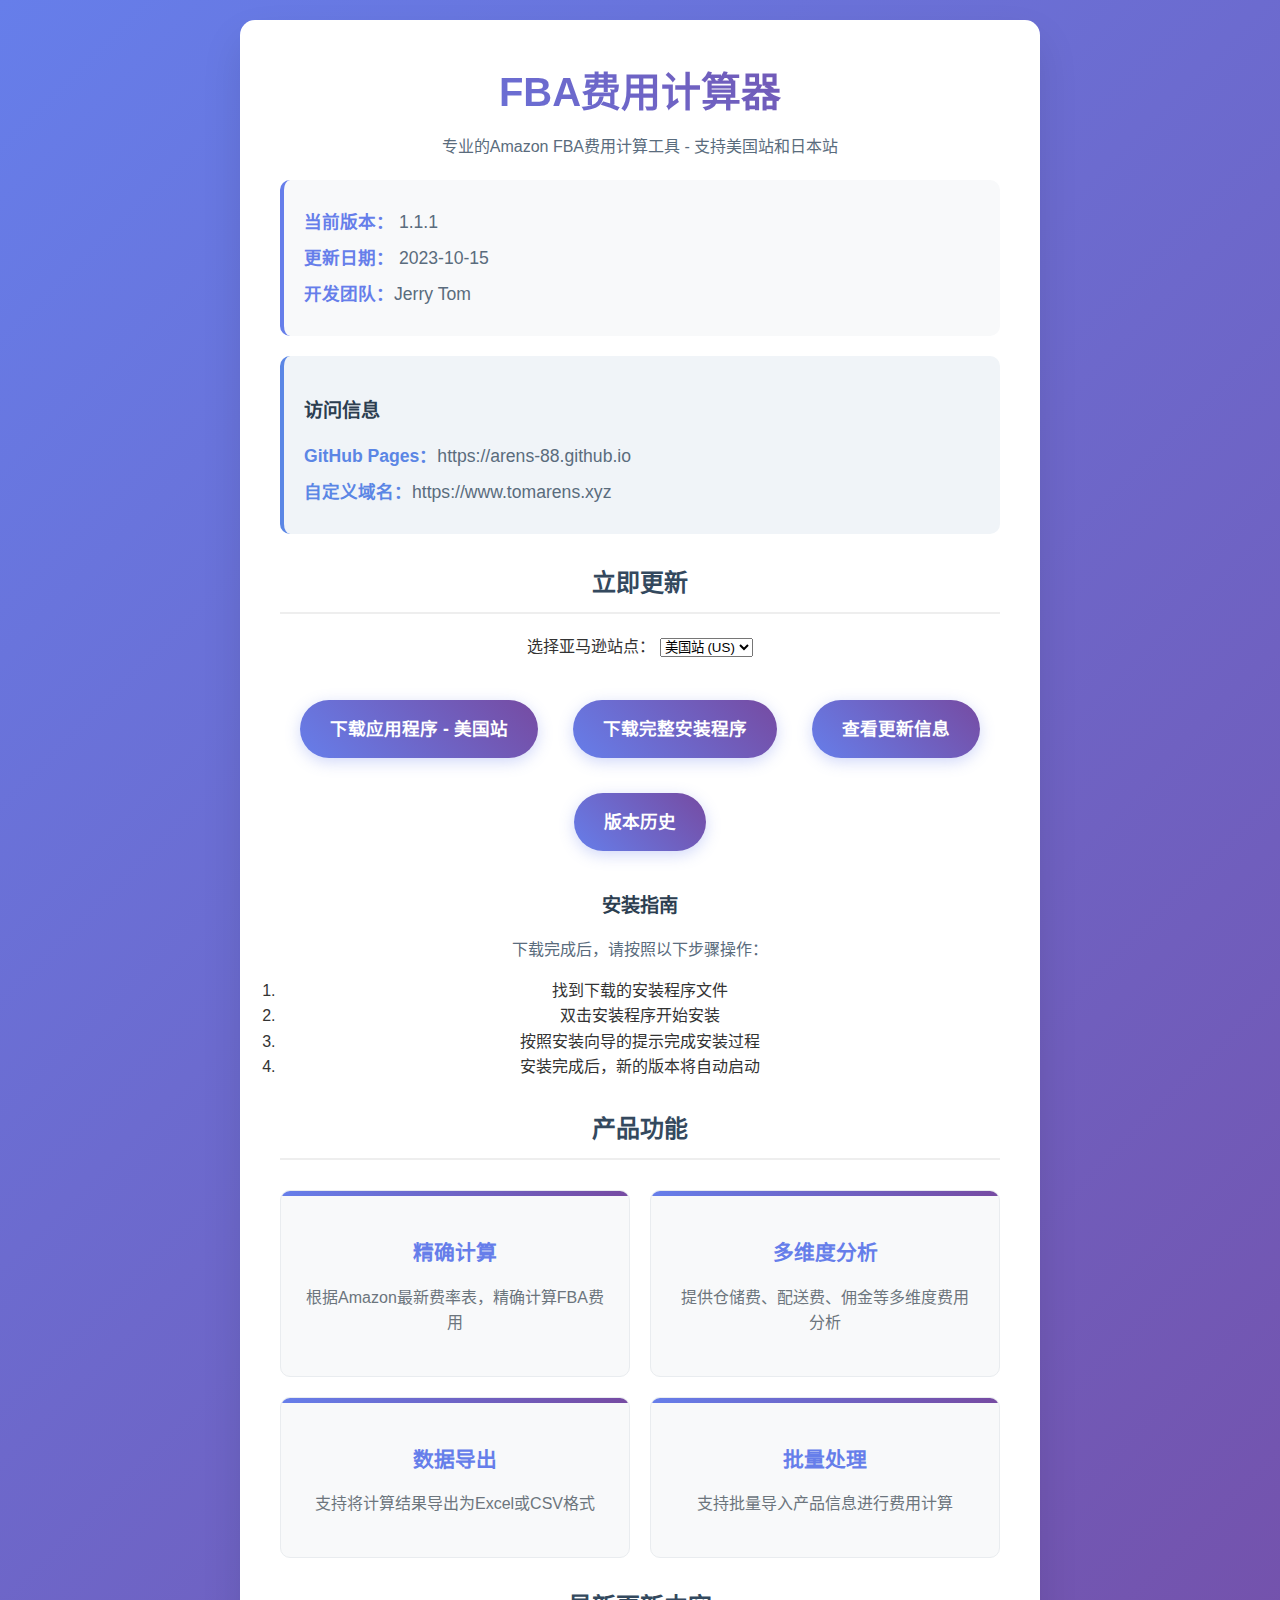
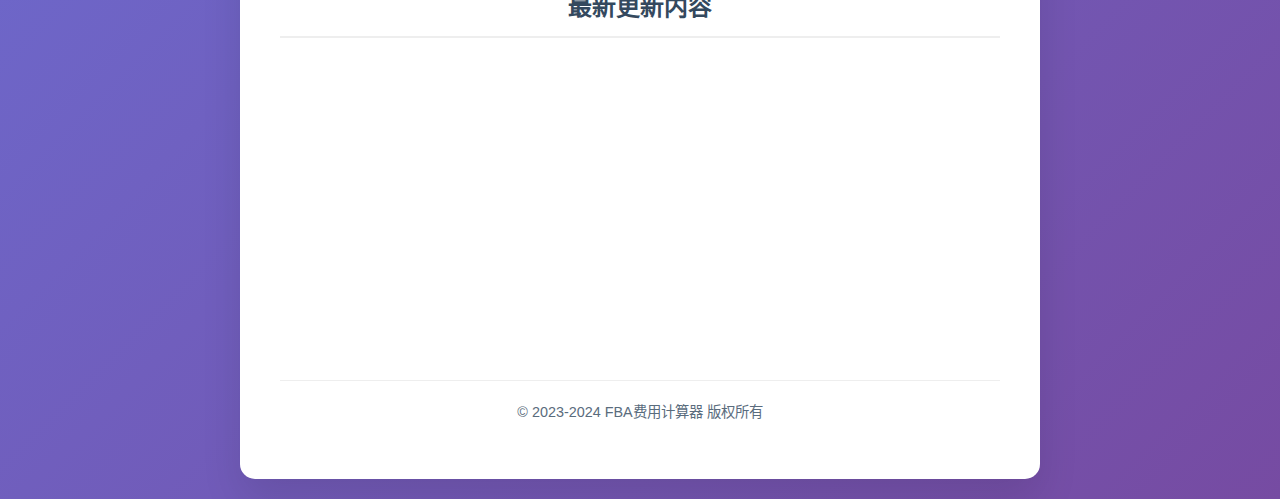
<file: index.html>
<!DOCTYPE html>
<html lang="zh-CN">
<head>
    <meta charset="UTF-8">
    <meta name="viewport" content="width=device-width, initial-scale=1.0">
    <title>FBA费用计算器 - 更新中心</title>
    <link rel="stylesheet" href="css/styles.css">
    <script defer src="js/scripts.js"></script>
</head>
<body>
    <div class="container">
        <h1>FBA费用计算器</h1>
        <p>专业的Amazon FBA费用计算工具 - 支持美国站和日本站</p>
        
        <div class="version-info">
            <p><strong>当前版本：</strong>1.3.4</p>
            <p><strong>更新日期：</strong>2025-11-13</p>
            <p><strong>开发团队：</strong>Jerry Tom</p>
        </div>
        
        <div class="server-info">
            <h3>访问信息</h3>
            <p><strong>GitHub Pages：</strong>https://arens-88.github.io</p>
            <p><strong>自定义域名：</strong>https://www.tomarens.xyz</p>
        </div>
        
        <h2>立即更新</h2>
        <div class="site-selector">
            <label for="amazon-site">选择亚马逊站点：</label>
            <select id="amazon-site">
                <option value="us">美国站 (US)</option>
                <option value="jp">日本站 (JP)</option>
            </select>
        </div>
        <div class="action-buttons">
            <a href="downloads/FBA费用计算器_美国站.exe" id="download-link" class="btn download-btn" data-version="1.3.4">下载应用程序 - 美国站</a>
            <a href="downloads/FBA费用计算器安装程序.exe" class="btn download-btn">下载完整安装程序</a>
            <a href="update_info.json" class="btn">查看更新信息</a>
            <a href="history.html" class="btn">版本历史</a>
        </div>
        <script>
            // 站点选择逻辑
            document.getElementById('amazon-site').addEventListener('change', function() {
                const downloadLink = document.getElementById('download-link');
                if (this.value === 'us') {
                    downloadLink.href = 'downloads/FBA费用计算器_美国站.exe';
                downloadLink.setAttribute('data-version', '1.3.4');
                    downloadLink.textContent = '下载应用程序 - 美国站';
                } else if (this.value === 'jp') {
                     downloadLink.href = 'downloads/FBA费用计算器_日本站.exe';
                     downloadLink.setAttribute('data-version', '1.3.4');
                     downloadLink.textContent = '下载应用程序 - 日本站';
                }
            });
        </script>
        <div class="installation-guide">
            <h3>安装指南</h3>
            <p>下载完成后，请按照以下步骤操作：</p>
            <ol>
                <li>找到下载的安装程序文件</li>
                <li>双击安装程序开始安装</li>
                <li>按照安装向导的提示完成安装过程</li>
                <li>安装完成后，新的版本将自动启动</li>
            </ol>
        </div>
        
        <h2>产品功能</h2>
        <div class="feature-cards">
            <div class="feature-card">
                <h3>精确计算</h3>
                <p>根据Amazon最新费率表，精确计算FBA费用</p>
            </div>
            <div class="feature-card">
                <h3>多维度分析</h3>
                <p>提供仓储费、配送费、佣金等多维度费用分析</p>
            </div>
            <div class="feature-card">
                <h3>数据导出</h3>
                <p>支持将计算结果导出为Excel或CSV格式</p>
            </div>
            <div class="feature-card">
                <h3>批量处理</h3>
                <p>支持批量导入产品信息进行费用计算</p>
            </div>
        </div>
        
        <h2>最新更新内容</h2>
        <div class="update-log">
            <ul>
                <li>完善了Python DLL的打包配置，解决启动时找不到DLL的错误</li>
                <li>全新界面设计，提升用户体验</li>
                <li>优化了FBA费用计算逻辑，提高准确性</li>
                <li>修复了已知问题，增强程序稳定性</li>
                <li>支持更多亚马逊站点的费用计算</li>
            </ul>
        </div>
        
        <footer>
            <p>© 2023-2024 FBA费用计算器 版权所有</p>
        </footer>
    </div>
</body>
</html>
</file>
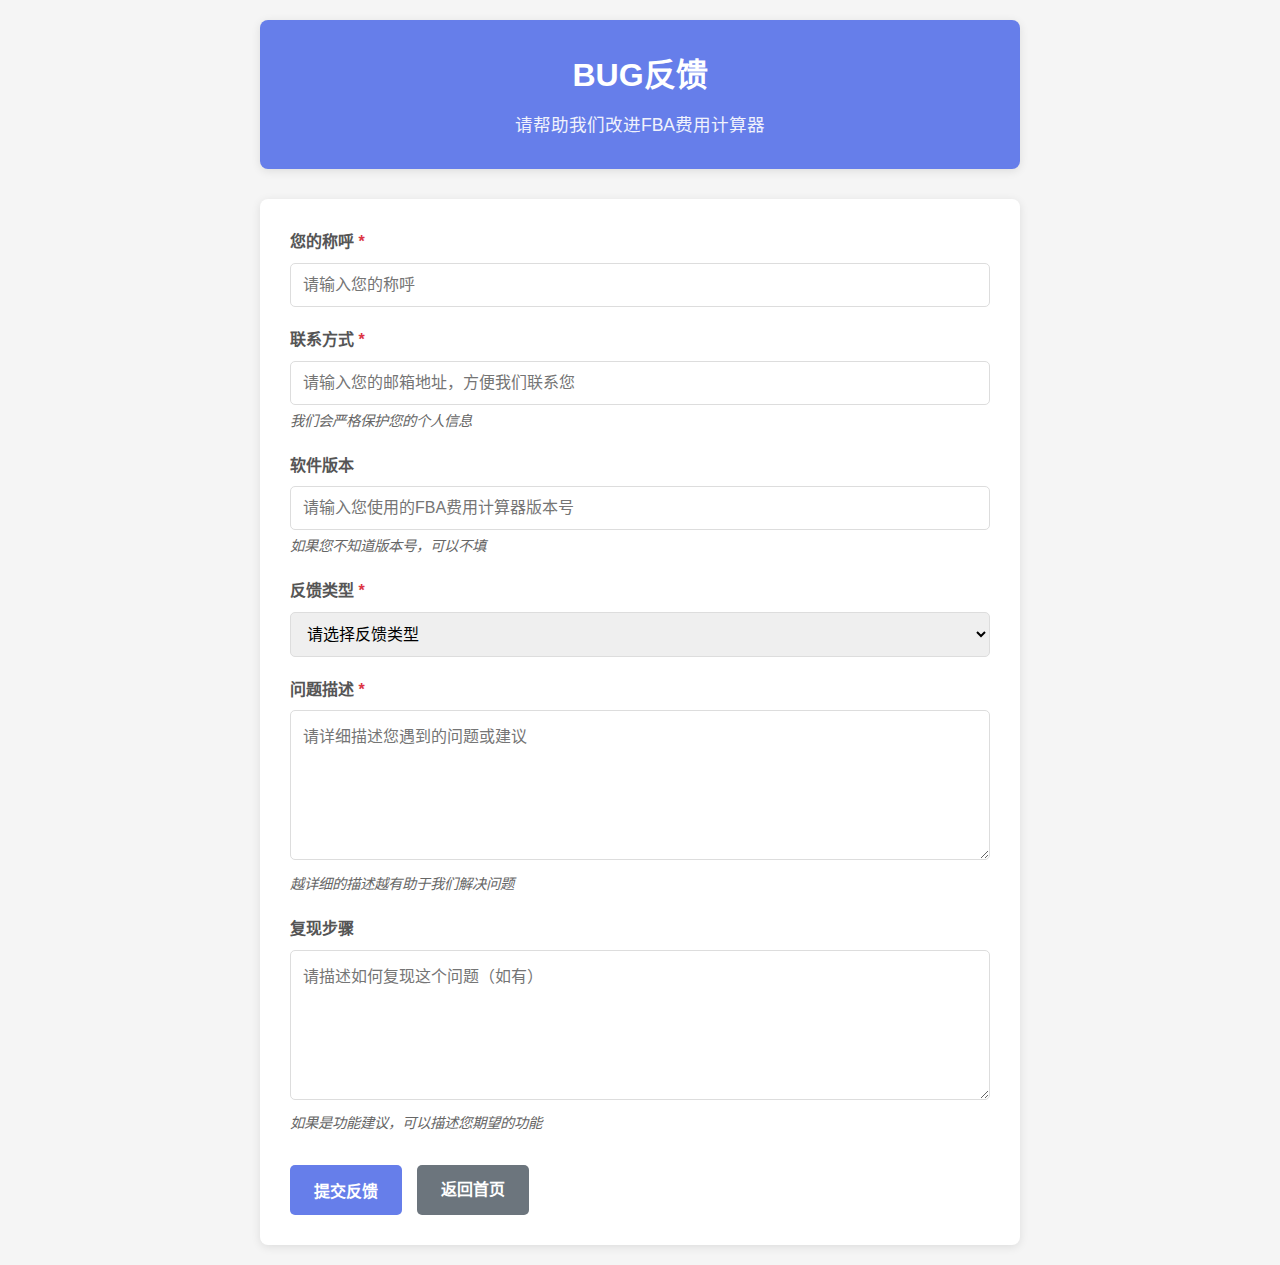
<file: feedback.html>
<!DOCTYPE html>
<html lang="zh-CN">
<head>
    <meta charset="UTF-8">
    <meta name="viewport" content="width=device-width, initial-scale=1.0">
    <title>BUG反馈 - FBA费用计算器</title>
    <style>
        /* 基础样式 */
        * {
            margin: 0;
            padding: 0;
            box-sizing: border-box;
        }
        
        body {
            font-family: 'Microsoft YaHei', Arial, sans-serif;
            background-color: #f5f5f5;
            color: #333;
            line-height: 1.6;
        }
        
        .container {
            max-width: 800px;
            margin: 0 auto;
            padding: 20px;
        }
        
        header {
            text-align: center;
            margin-bottom: 30px;
            padding: 30px 0;
            background-color: #667eea;
            color: white;
            border-radius: 8px;
            box-shadow: 0 2px 10px rgba(0,0,0,0.1);
        }
        
        h1 {
            font-size: 2rem;
            margin-bottom: 10px;
        }
        
        .subtitle {
            font-size: 1.1rem;
            opacity: 0.9;
        }
        
        /* 表单样式 */
        .form-container {
            background-color: white;
            padding: 30px;
            border-radius: 8px;
            box-shadow: 0 2px 10px rgba(0,0,0,0.1);
        }
        
        .form-group {
            margin-bottom: 20px;
        }
        
        label {
            display: block;
            margin-bottom: 8px;
            font-weight: bold;
            color: #555;
        }
        
        input[type="text"],
        input[type="email"],
        select,
        textarea {
            width: 100%;
            padding: 12px;
            border: 1px solid #ddd;
            border-radius: 5px;
            font-size: 1rem;
            transition: border-color 0.3s;
        }
        
        input[type="text"]:focus,
        input[type="email"]:focus,
        select:focus,
        textarea:focus {
            outline: none;
            border-color: #667eea;
            box-shadow: 0 0 0 2px rgba(102, 126, 234, 0.2);
        }
        
        textarea {
            min-height: 150px;
            resize: vertical;
        }
        
        .btn {
            display: inline-block;
            background-color: #667eea;
            color: white;
            border: none;
            padding: 12px 24px;
            border-radius: 5px;
            font-size: 1rem;
            font-weight: bold;
            cursor: pointer;
            transition: background-color 0.3s;
            text-decoration: none;
        }
        
        .btn:hover {
            background-color: #5a67d8;
        }
        
        .btn-primary {
            background-color: #667eea;
        }
        
        .btn-secondary {
            background-color: #6c757d;
        }
        
        .btn-secondary:hover {
            background-color: #5a6268;
        }
        
        .form-buttons {
            display: flex;
            gap: 15px;
            margin-top: 30px;
        }
        
        /* 响应式设计 */
        @media (max-width: 768px) {
            .container {
                padding: 10px;
            }
            
            .form-container {
                padding: 20px;
            }
            
            .form-buttons {
                flex-direction: column;
            }
            
            h1 {
                font-size: 1.5rem;
            }
        }
        
        /* 提示信息样式 */
        .form-note {
            font-size: 0.9rem;
            color: #666;
            margin-top: 5px;
            font-style: italic;
        }
        
        /* 加载和成功提示 */
        #response-message {
            display: none;
            padding: 15px;
            margin-top: 20px;
            border-radius: 5px;
            text-align: center;
            font-weight: bold;
        }
        
        .success {
            background-color: #d4edda;
            color: #155724;
            border: 1px solid #c3e6cb;
        }
        
        .error {
            background-color: #f8d7da;
            color: #721c24;
            border: 1px solid #f5c6cb;
        }
        
        .loading {
            background-color: #d1ecf1;
            color: #0c5460;
            border: 1px solid #bee5eb;
        }
    </style>
</head>
<body>
    <div class="container">
        <header>
            <h1>BUG反馈</h1>
            <p class="subtitle">请帮助我们改进FBA费用计算器</p>
        </header>
        
        <div class="form-container">
            <form id="feedback-form" method="post" action="https://www.tomaren.xyz/submit_feedback">
                <div class="form-group">
                    <label for="name">您的称呼 <span style="color: #dc3545;">*</span></label>
                    <input type="text" id="name" name="name" required placeholder="请输入您的称呼">
                </div>
                
                <div class="form-group">
                    <label for="email">联系方式 <span style="color: #dc3545;">*</span></label>
                    <input type="email" id="email" name="email" required placeholder="请输入您的邮箱地址，方便我们联系您">
                    <p class="form-note">我们会严格保护您的个人信息</p>
                </div>
                
                <div class="form-group">
                    <label for="version">软件版本</label>
                    <input type="text" id="version" name="version" placeholder="请输入您使用的FBA费用计算器版本号">
                    <p class="form-note">如果您不知道版本号，可以不填</p>
                </div>
                
                <div class="form-group">
                    <label for="type">反馈类型 <span style="color: #dc3545;">*</span></label>
                    <select id="type" name="type" required>
                        <option value="">请选择反馈类型</option>
                        <option value="bug">功能Bug</option>
                        <option value="crash">软件崩溃</option>
                        <option value="feature">功能建议</option>
                        <option value="ui">界面优化</option>
                        <option value="other">其他问题</option>
                    </select>
                </div>
                
                <div class="form-group">
                    <label for="description">问题描述 <span style="color: #dc3545;">*</span></label>
                    <textarea id="description" name="description" required placeholder="请详细描述您遇到的问题或建议"></textarea>
                    <p class="form-note">越详细的描述越有助于我们解决问题</p>
                </div>
                
                <div class="form-group">
                    <label for="steps">复现步骤</label>
                    <textarea id="steps" name="steps" placeholder="请描述如何复现这个问题（如有）"></textarea>
                    <p class="form-note">如果是功能建议，可以描述您期望的功能</p>
                </div>
                
                <!-- 隐藏字段，标识来源为github -->
                <input type="hidden" name="source" value="github">
                
                <div class="form-buttons">
                    <button type="submit" class="btn btn-primary">提交反馈</button>
                    <a href="index.html" class="btn btn-secondary">返回首页</a>
                </div>
            </form>
            
            <div id="response-message"></div>
        </div>
    </div>
    
    <script>
        // 表单提交处理
        document.getElementById('feedback-form').addEventListener('submit', function(e) {
            e.preventDefault(); // 阻止默认表单提交
            
            const form = e.target;
            const responseMessage = document.getElementById('response-message');
            
            // 显示加载中
            responseMessage.textContent = '正在提交反馈...';
            responseMessage.className = 'loading';
            responseMessage.style.display = 'block';
            
            // 创建FormData对象
            const formData = new FormData(form);
            
            // 发送POST请求，使用统一域名并增加超时处理
            fetch('http://tomarens.xyz:8081/submit_feedback', {
                method: 'POST',
                body: formData
            })
            .then(response => {
                if (!response.ok) {
                    throw new Error(`服务器响应错误: ${response.status}`);
                }
                return response.text();
            })
            .then(data => {
                // 检查响应是否包含成功信息
                if (data.includes('反馈提交成功')) {
                    responseMessage.textContent = '反馈提交成功！感谢您的反馈！';
                    responseMessage.className = 'success';
                    // 5秒后跳转到成功页面
                    setTimeout(() => {
                        alert('反馈提交成功！感谢您的帮助！');
                        window.location.href = 'index.html';
                    }, 3000);
                } else {
                    throw new Error('提交未成功，请稍后再试');
                }
            })
            .catch(error => {
                responseMessage.textContent = `提交失败: ${error.message}`;
                responseMessage.className = 'error';
            });
        });
    </script>
</body>
</html>
</file>
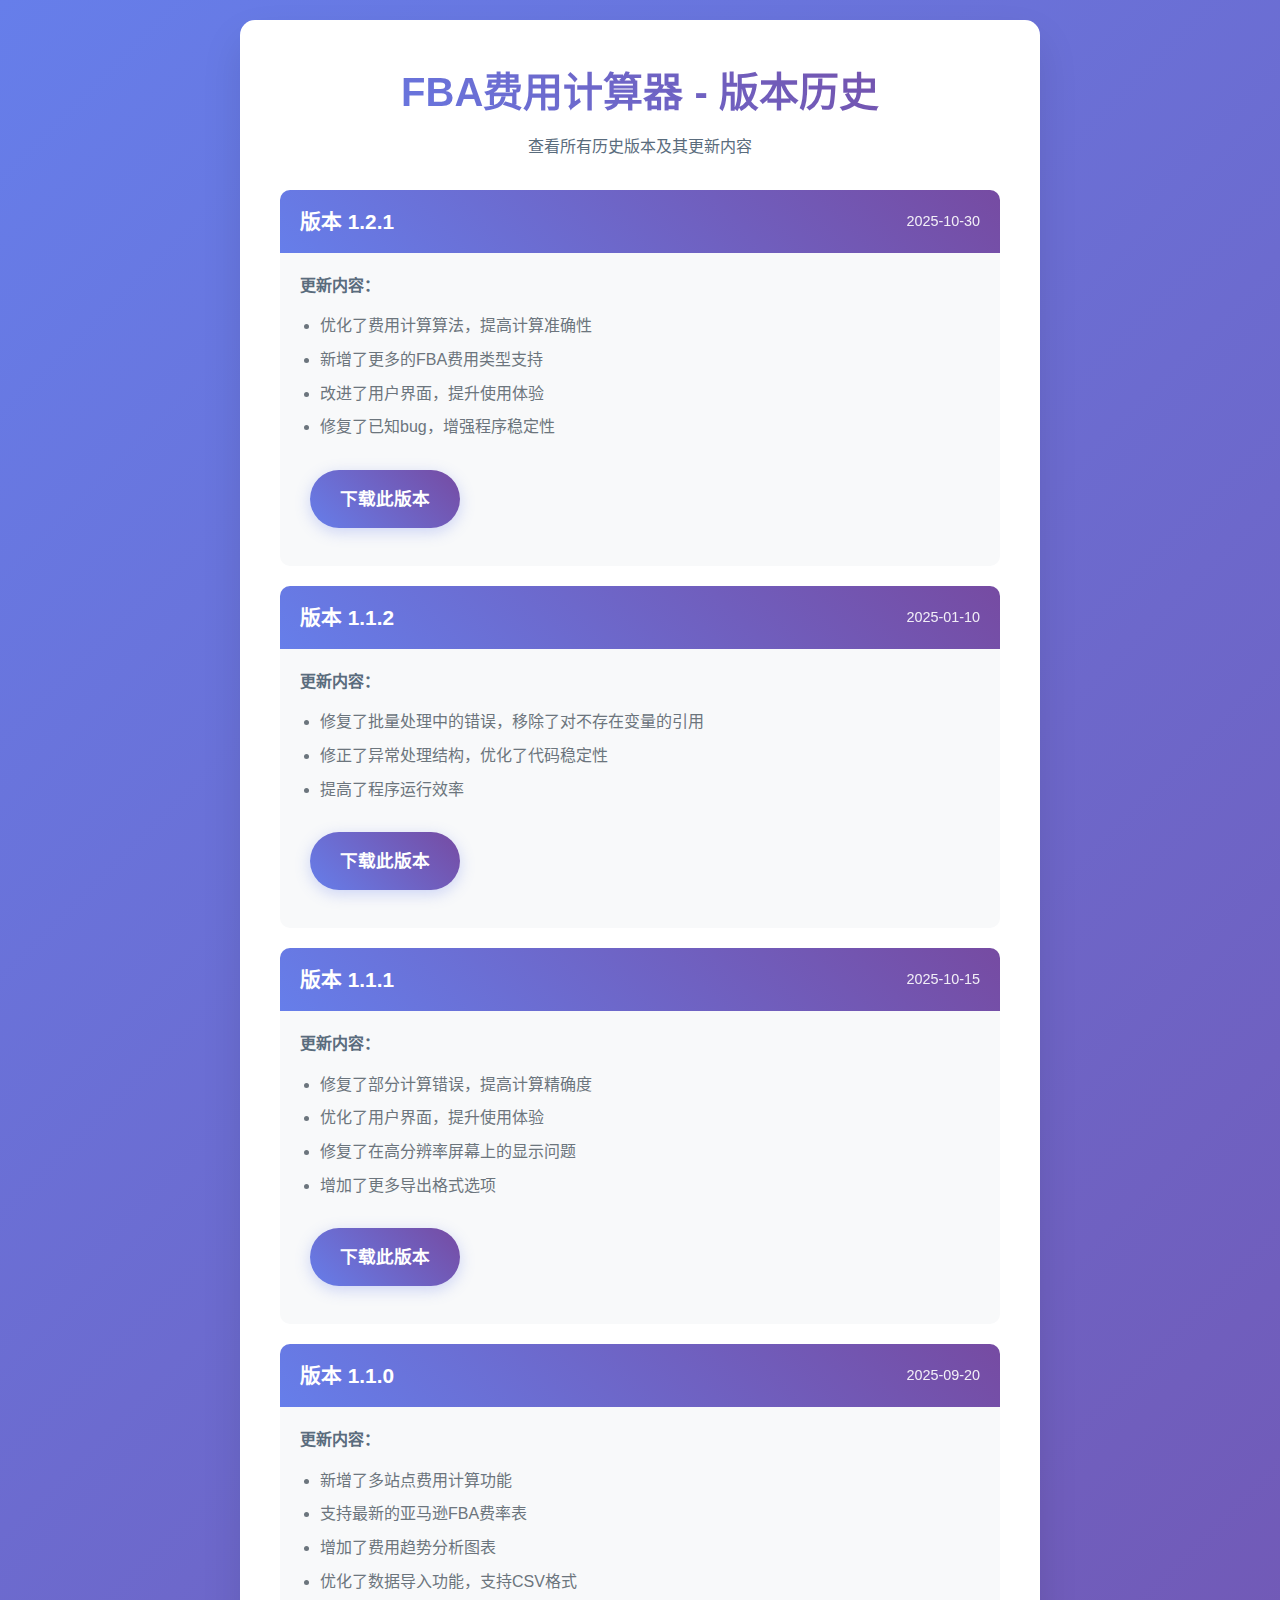
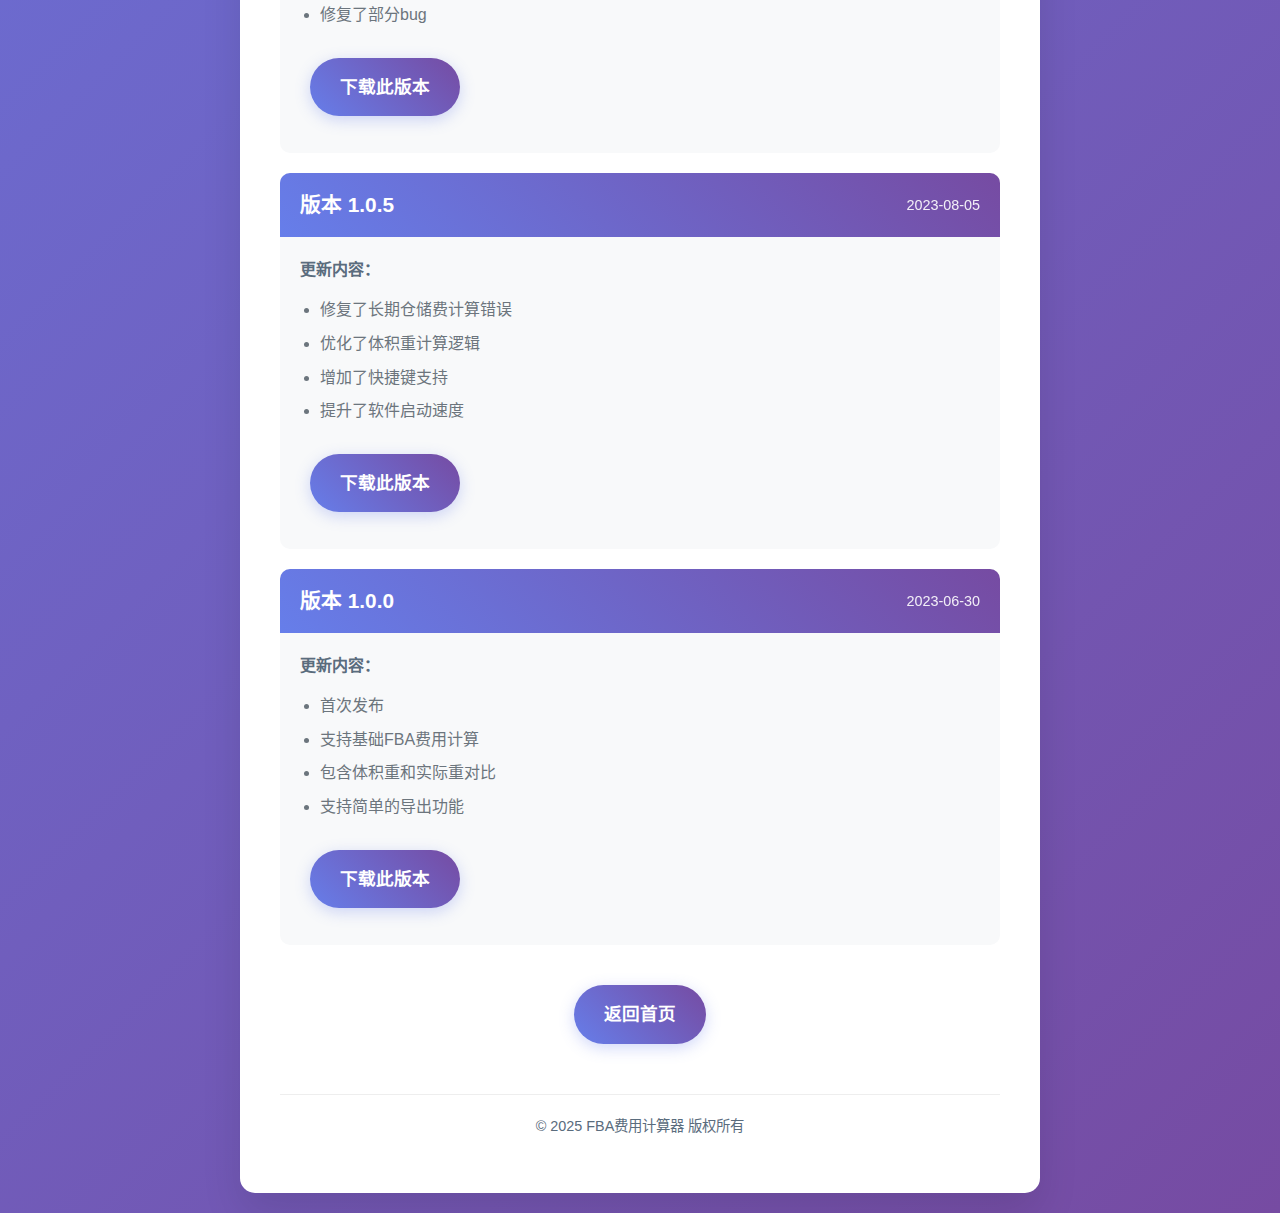
<file: history.html>
<!DOCTYPE html>
<html lang="zh-CN">
<head>
    <meta charset="UTF-8">
    <meta name="viewport" content="width=device-width, initial-scale=1.0">
    <title>FBA费用计算器 - 版本历史</title>
    <link rel="stylesheet" href="css/styles.css">
    <script defer src="js/scripts.js"></script>
</head>
<body>
    <div class="container">
        <h1>FBA费用计算器 - 版本历史</h1>
        <p>查看所有历史版本及其更新内容</p>
        
        <div class="version-history">
            <!-- 版本1.2.1 -->
            <div class="version-item">
                <div class="version-header">
                    <h2>版本 1.2.1</h2>
                    <span class="version-date">2025-10-30</span>
                </div>
                <div class="version-details">
                    <p><strong>更新内容：</strong></p>
                    <ul>
                        <li>优化了费用计算算法，提高计算准确性</li>
                        <li>新增了更多的FBA费用类型支持</li>
                        <li>改进了用户界面，提升使用体验</li>
                        <li>修复了已知bug，增强程序稳定性</li>
                    </ul>
                    <a href="downloads/FBA费用计算器v1.2.1.exe" class="btn download-btn" data-version="1.2.1">下载此版本</a>
                </div>
            </div>
            
            <!-- 版本1.1.2 -->
            <div class="version-item">
                <div class="version-header">
                    <h2>版本 1.1.2</h2>
                    <span class="version-date">2025-01-10</span>
                </div>
                <div class="version-details">
                    <p><strong>更新内容：</strong></p>
                    <ul>
                        <li>修复了批量处理中的错误，移除了对不存在变量的引用</li>
                        <li>修正了异常处理结构，优化了代码稳定性</li>
                        <li>提高了程序运行效率</li>
                    </ul>
                    <a href="downloads/FBA费用计算器v1.1.2.exe" class="btn download-btn" data-version="1.1.2">下载此版本</a>
                </div>
            </div>
            
            <!-- 版本1.1.1 -->
            <div class="version-item">
                <div class="version-header">
                    <h2>版本 1.1.1</h2>
                    <span class="version-date">2025-10-15</span>
                </div>
                <div class="version-details">
                    <p><strong>更新内容：</strong></p>
                    <ul>
                        <li>修复了部分计算错误，提高计算精确度</li>
                        <li>优化了用户界面，提升使用体验</li>
                        <li>修复了在高分辨率屏幕上的显示问题</li>
                        <li>增加了更多导出格式选项</li>
                    </ul>
                    <a href="downloads/FBA费用计算器v1.1.1.exe" class="btn download-btn" data-version="1.1.1">下载此版本</a>
                </div>
            </div>
            
            <!-- 版本1.1.0 -->
            <div class="version-item">
                <div class="version-header">
                    <h2>版本 1.1.0</h2>
                    <span class="version-date">2025-09-20</span>
                </div>
                <div class="version-details">
                    <p><strong>更新内容：</strong></p>
                    <ul>
                        <li>新增了多站点费用计算功能</li>
                        <li>支持最新的亚马逊FBA费率表</li>
                        <li>增加了费用趋势分析图表</li>
                        <li>优化了数据导入功能，支持CSV格式</li>
                        <li>修复了部分bug</li>
                    </ul>
                    <a href="downloads/FBA费用计算器v1.1.0.exe" class="btn download-btn" data-version="1.1.0">下载此版本</a>
                </div>
            </div>
            
            <!-- 版本1.0.5 -->
            <div class="version-item">
                <div class="version-header">
                    <h2>版本 1.0.5</h2>
                    <span class="version-date">2023-08-05</span>
                </div>
                <div class="version-details">
                    <p><strong>更新内容：</strong></p>
                    <ul>
                        <li>修复了长期仓储费计算错误</li>
                        <li>优化了体积重计算逻辑</li>
                        <li>增加了快捷键支持</li>
                        <li>提升了软件启动速度</li>
                    </ul>
                    <a href="downloads/FBA费用计算器v1.0.5.exe" class="btn download-btn" data-version="1.0.5">下载此版本</a>
                </div>
            </div>
            
            <!-- 版本1.0.0 -->
            <div class="version-item">
                <div class="version-header">
                    <h2>版本 1.0.0</h2>
                    <span class="version-date">2023-06-30</span>
                </div>
                <div class="version-details">
                    <p><strong>更新内容：</strong></p>
                    <ul>
                        <li>首次发布</li>
                        <li>支持基础FBA费用计算</li>
                        <li>包含体积重和实际重对比</li>
                        <li>支持简单的导出功能</li>
                    </ul>
                    <a href="downloads/FBA费用计算器v1.0.0.exe" class="btn download-btn" data-version="1.0.0">下载此版本</a>
                </div>
            </div>
        </div>
        
        <div class="action-buttons">
            <a href="index.html" class="btn">返回首页</a>
        </div>
        
        <footer>
            <p>&copy; 2025 FBA费用计算器 版权所有</p>
        </footer>
    </div>
</body>
</html>
</file>
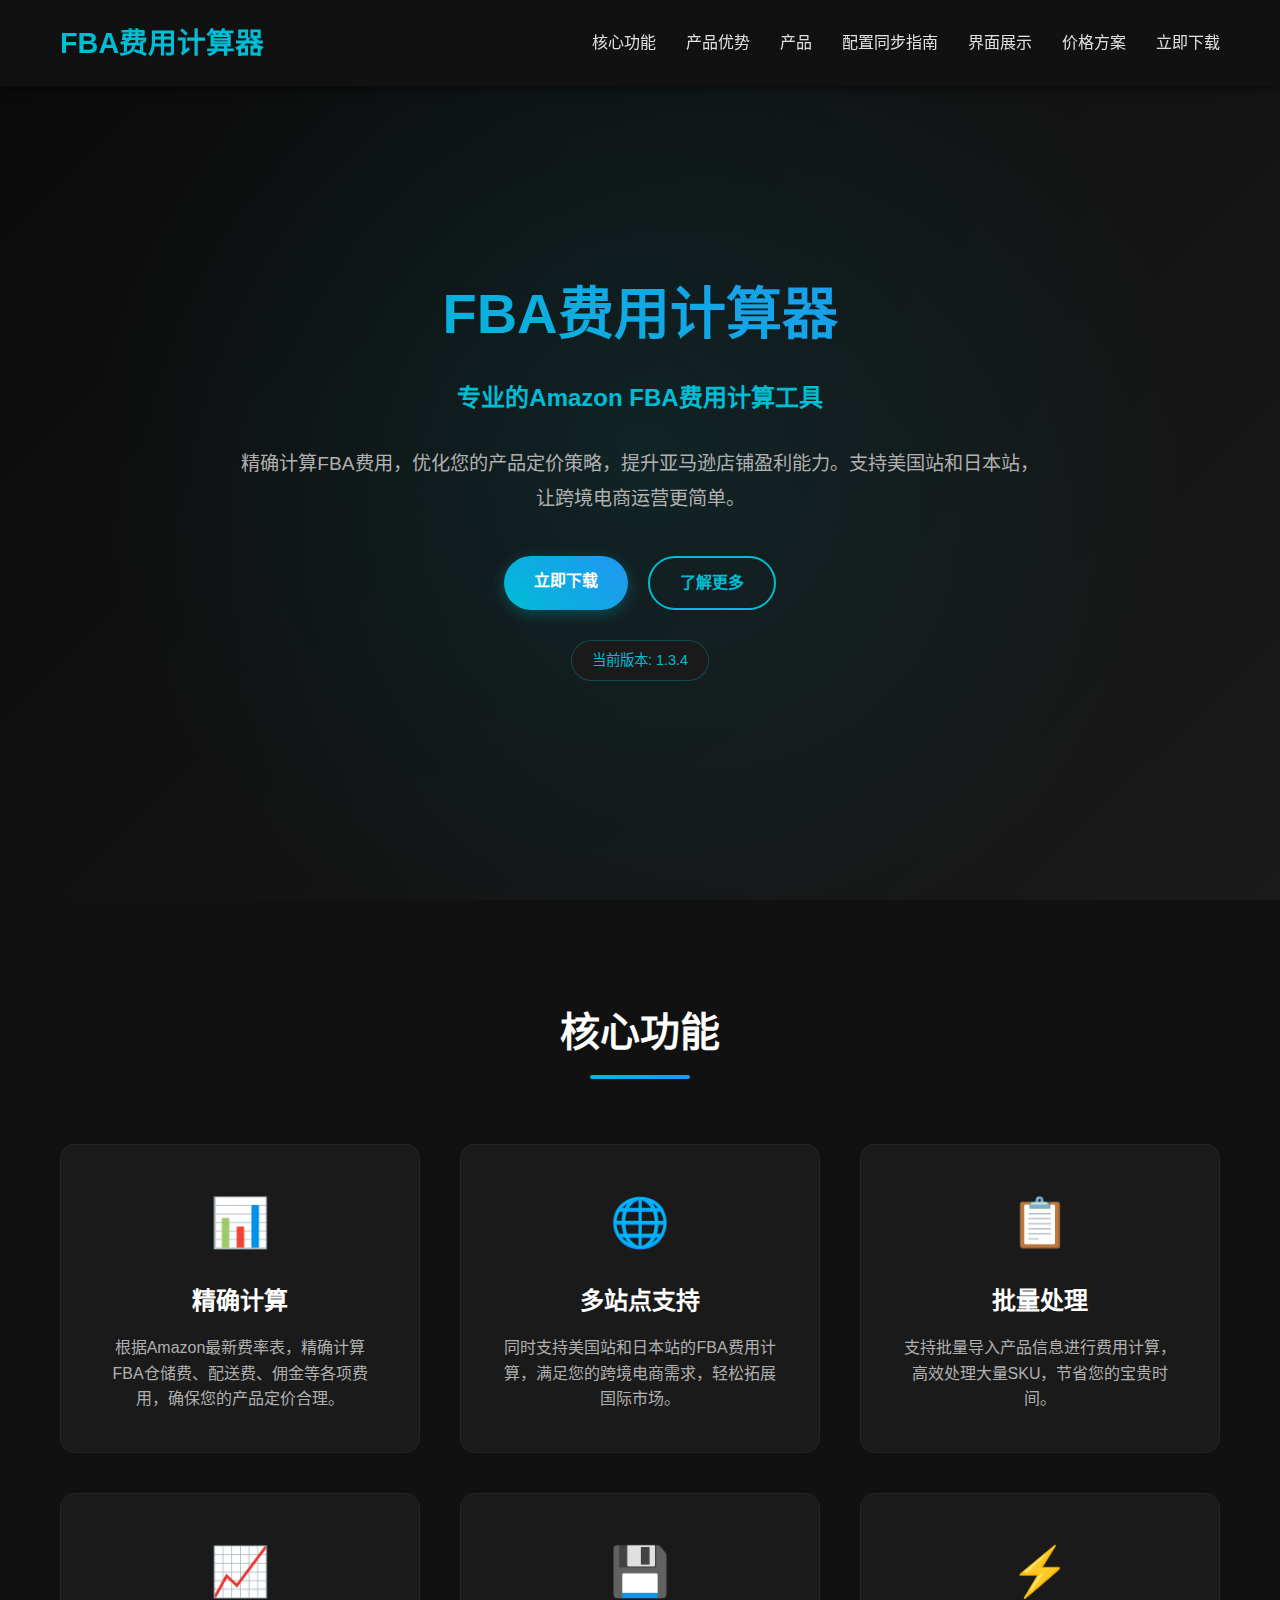
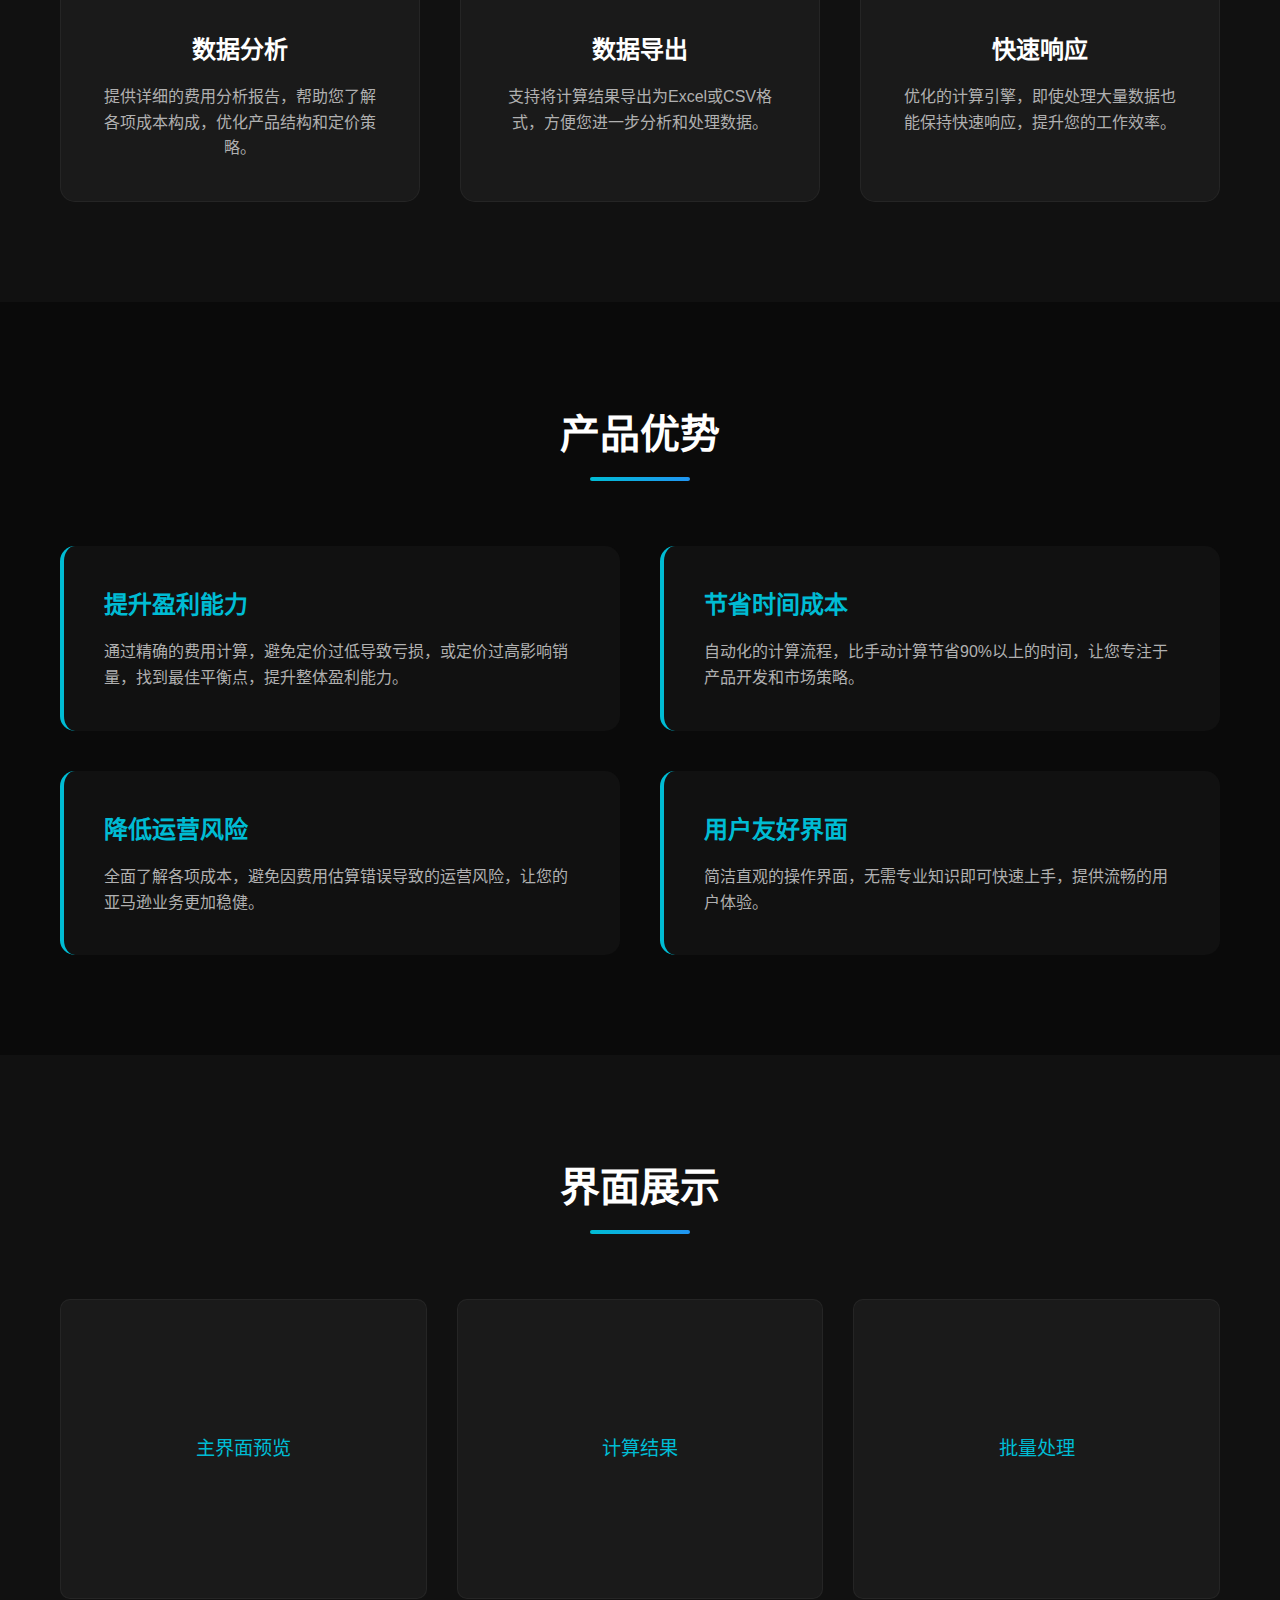
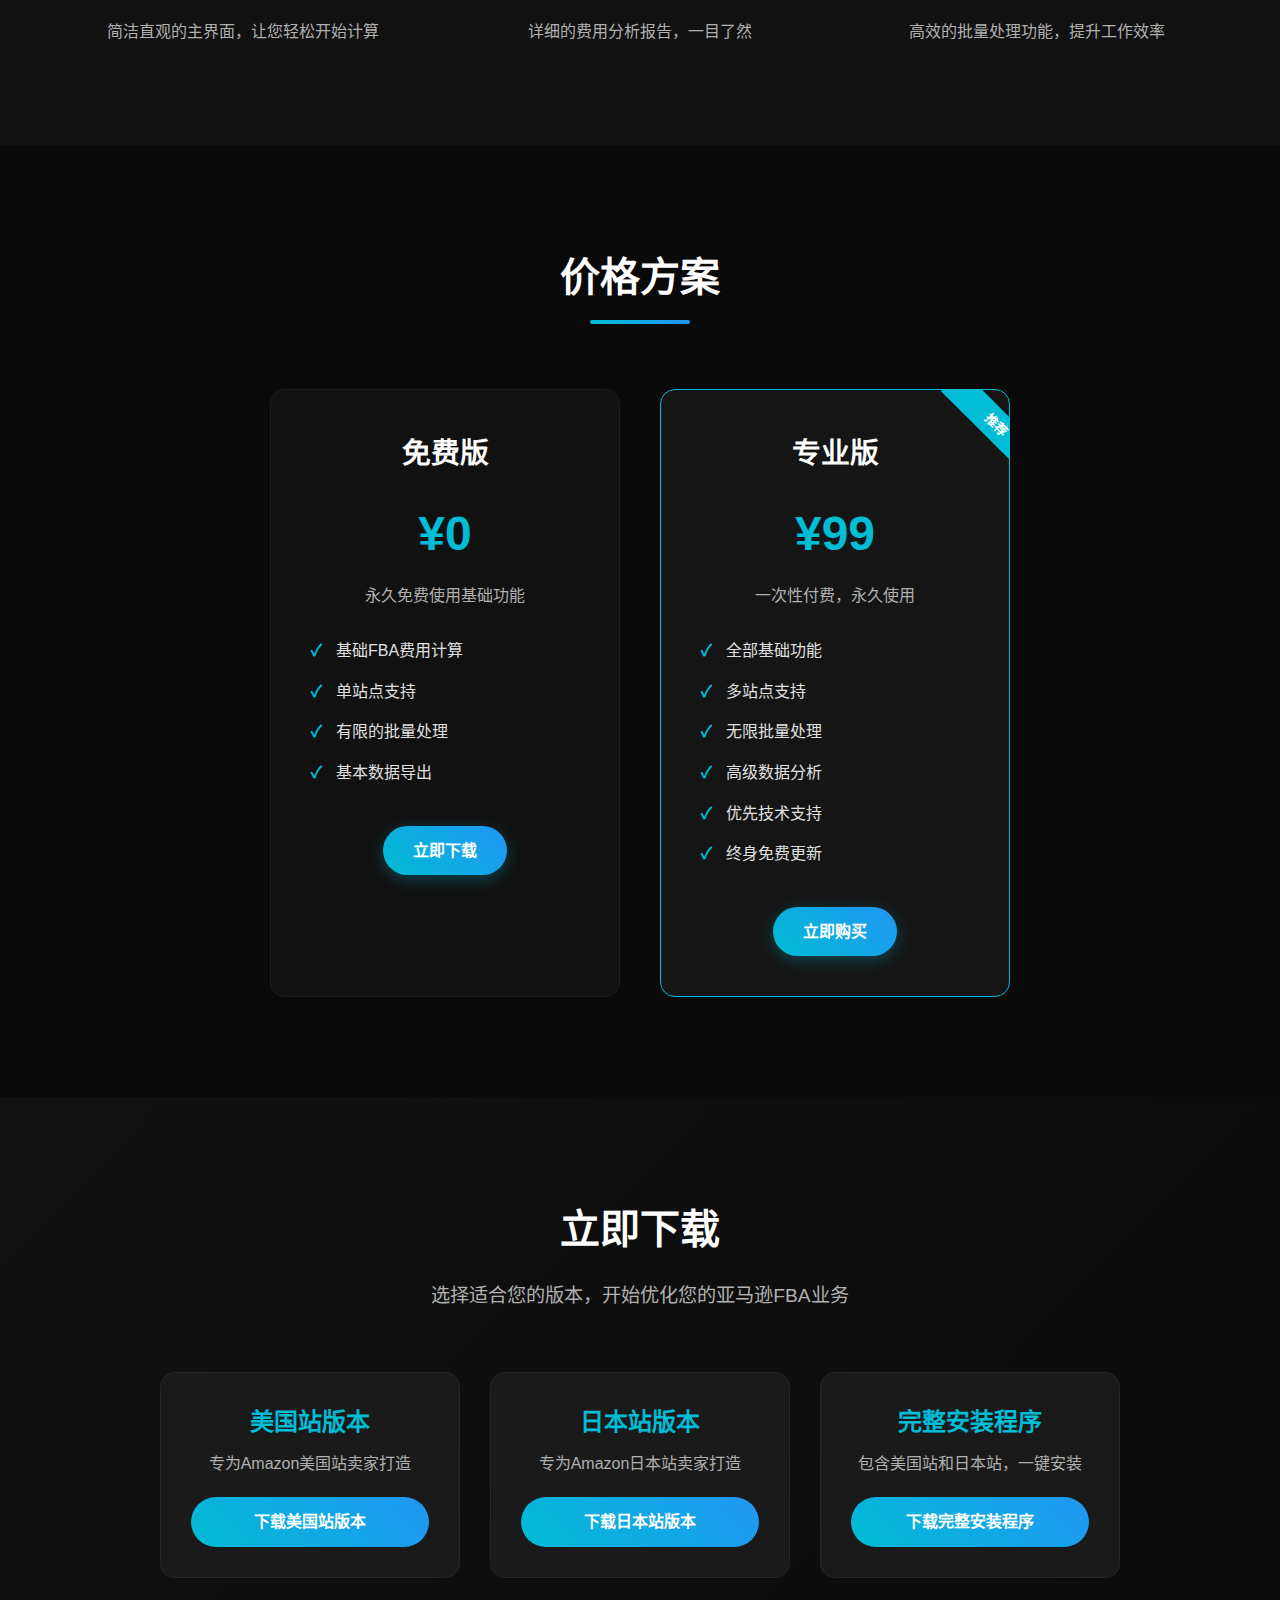
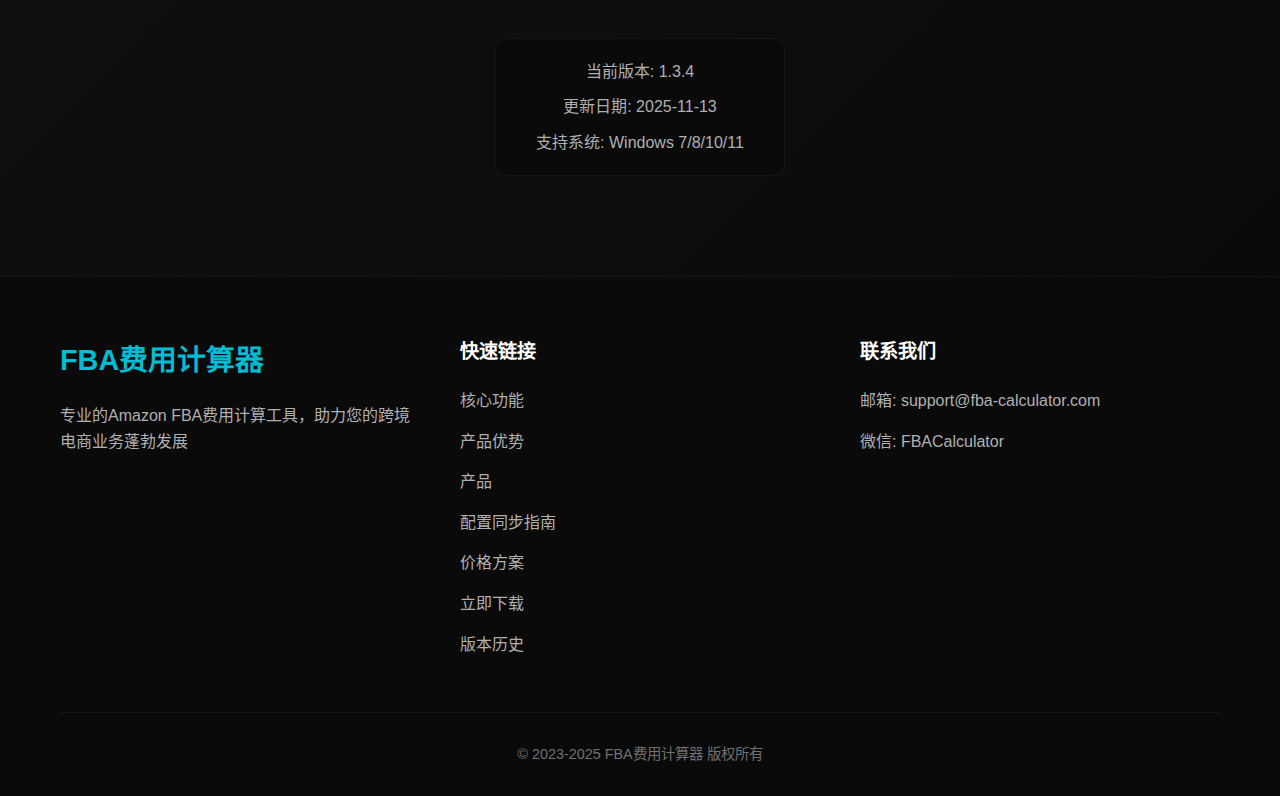
<file: home.html>
<!DOCTYPE html>
<html lang="zh-CN">
<head>
    <meta charset="UTF-8">
    <meta name="viewport" content="width=device-width, initial-scale=1.0">
    <title>FBA费用计算器 - 专业的Amazon FBA费用计算工具</title>
    <link rel="stylesheet" href="css/dark-theme.css">
    <script defer src="js/scripts.js"></script>
</head>
<body>
    <!-- 导航栏 -->
    <nav class="navbar">
        <div class="container">
            <div class="logo">
                <h2>FBA费用计算器</h2>
            </div>
            <ul class="nav-links">
                <li><a href="#features">核心功能</a></li>
                <li><a href="#benefits">产品优势</a></li>
                <li><a href="products.html">产品</a></li>
                <li><a href="sync_guide.html">配置同步指南</a></li>
                <li><a href="#screenshots">界面展示</a></li>
                <li><a href="#pricing">价格方案</a></li>
                <li><a href="#download">立即下载</a></li>
            </ul>
            <div class="mobile-menu">
                <button id="menu-toggle">☰</button>
            </div>
        </div>
    </nav>

    <!-- 英雄区域 -->
    <section class="hero">
        <div class="container">
            <div class="hero-content">
                <h1>FBA费用计算器</h1>
                <p class="subtitle">专业的Amazon FBA费用计算工具</p>
                <p class="description">精确计算FBA费用，优化您的产品定价策略，提升亚马逊店铺盈利能力。支持美国站和日本站，让跨境电商运营更简单。</p>
                <div class="hero-buttons">
                    <a href="#download" class="btn primary-btn">立即下载</a>
                    <a href="#features" class="btn secondary-btn">了解更多</a>
                </div>
                <div class="version-badge">
                    当前版本: 1.3.4
                </div>
            </div>
        </div>
    </section>

    <!-- 核心功能 -->
    <section id="features" class="features">
        <div class="container">
            <h2>核心功能</h2>
            <div class="feature-grid">
                <div class="feature-item">
                    <div class="feature-icon">📊</div>
                    <h3>精确计算</h3>
                    <p>根据Amazon最新费率表，精确计算FBA仓储费、配送费、佣金等各项费用，确保您的产品定价合理。</p>
                </div>
                <div class="feature-item">
                    <div class="feature-icon">🌐</div>
                    <h3>多站点支持</h3>
                    <p>同时支持美国站和日本站的FBA费用计算，满足您的跨境电商需求，轻松拓展国际市场。</p>
                </div>
                <div class="feature-item">
                    <div class="feature-icon">📋</div>
                    <h3>批量处理</h3>
                    <p>支持批量导入产品信息进行费用计算，高效处理大量SKU，节省您的宝贵时间。</p>
                </div>
                <div class="feature-item">
                    <div class="feature-icon">📈</div>
                    <h3>数据分析</h3>
                    <p>提供详细的费用分析报告，帮助您了解各项成本构成，优化产品结构和定价策略。</p>
                </div>
                <div class="feature-item">
                    <div class="feature-icon">💾</div>
                    <h3>数据导出</h3>
                    <p>支持将计算结果导出为Excel或CSV格式，方便您进一步分析和处理数据。</p>
                </div>
                <div class="feature-item">
                    <div class="feature-icon">⚡</div>
                    <h3>快速响应</h3>
                    <p>优化的计算引擎，即使处理大量数据也能保持快速响应，提升您的工作效率。</p>
                </div>
            </div>
        </div>
    </section>

    <!-- 产品优势 -->
    <section id="benefits" class="benefits">
        <div class="container">
            <h2>产品优势</h2>
            <div class="benefits-content">
                <div class="benefit-item">
                    <h3>提升盈利能力</h3>
                    <p>通过精确的费用计算，避免定价过低导致亏损，或定价过高影响销量，找到最佳平衡点，提升整体盈利能力。</p>
                </div>
                <div class="benefit-item">
                    <h3>节省时间成本</h3>
                    <p>自动化的计算流程，比手动计算节省90%以上的时间，让您专注于产品开发和市场策略。</p>
                </div>
                <div class="benefit-item">
                    <h3>降低运营风险</h3>
                    <p>全面了解各项成本，避免因费用估算错误导致的运营风险，让您的亚马逊业务更加稳健。</p>
                </div>
                <div class="benefit-item">
                    <h3>用户友好界面</h3>
                    <p>简洁直观的操作界面，无需专业知识即可快速上手，提供流畅的用户体验。</p>
                </div>
            </div>
        </div>
    </section>

    <!-- 界面展示 -->
    <section id="screenshots" class="screenshots">
        <div class="container">
            <h2>界面展示</h2>
            <div class="screenshot-gallery">
                <div class="screenshot-item">
                    <div class="screenshot-placeholder">主界面预览</div>
                    <p>简洁直观的主界面，让您轻松开始计算</p>
                </div>
                <div class="screenshot-item">
                    <div class="screenshot-placeholder">计算结果</div>
                    <p>详细的费用分析报告，一目了然</p>
                </div>
                <div class="screenshot-item">
                    <div class="screenshot-placeholder">批量处理</div>
                    <p>高效的批量处理功能，提升工作效率</p>
                </div>
            </div>
        </div>
    </section>

    <!-- 价格方案 -->
    <section id="pricing" class="pricing">
        <div class="container">
            <h2>价格方案</h2>
            <div class="pricing-cards">
                <div class="pricing-card">
                    <h3>免费版</h3>
                    <div class="price">¥0</div>
                    <p class="price-description">永久免费使用基础功能</p>
                    <ul class="pricing-features">
                        <li>基础FBA费用计算</li>
                        <li>单站点支持</li>
                        <li>有限的批量处理</li>
                        <li>基本数据导出</li>
                    </ul>
                    <a href="#download" class="btn primary-btn">立即下载</a>
                </div>
                <div class="pricing-card featured">
                    <div class="featured-badge">推荐</div>
                    <h3>专业版</h3>
                    <div class="price">¥99</div>
                    <p class="price-description">一次性付费，永久使用</p>
                    <ul class="pricing-features">
                        <li>全部基础功能</li>
                        <li>多站点支持</li>
                        <li>无限批量处理</li>
                        <li>高级数据分析</li>
                        <li>优先技术支持</li>
                        <li>终身免费更新</li>
                    </ul>
                    <a href="#download" class="btn primary-btn">立即购买</a>
                </div>
            </div>
        </div>
    </section>

    <!-- 下载区域 -->
    <section id="download" class="download">
        <div class="container">
            <h2>立即下载</h2>
            <p>选择适合您的版本，开始优化您的亚马逊FBA业务</p>
            <div class="download-options">
                <div class="download-option">
                    <h3>美国站版本</h3>
                    <p>专为Amazon美国站卖家打造</p>
                    <a href="downloads/FBA费用计算器_美国站.exe" class="btn download-btn">下载美国站版本</a>
                </div>
                <div class="download-option">
                    <h3>日本站版本</h3>
                    <p>专为Amazon日本站卖家打造</p>
                    <a href="downloads/FBA费用计算器_日本站.exe" class="btn download-btn">下载日本站版本</a>
                </div>
                <div class="download-option">
                    <h3>完整安装程序</h3>
                    <p>包含美国站和日本站，一键安装</p>
                    <a href="downloads/FBA费用计算器安装程序.exe" class="btn download-btn">下载完整安装程序</a>
                </div>
            </div>
            <div class="version-info">
                <p>当前版本: 1.3.4</p>
                <p>更新日期: 2025-11-13</p>
                <p>支持系统: Windows 7/8/10/11</p>
            </div>
        </div>
    </section>

    <!-- 页脚 -->
    <footer>
        <div class="container">
            <div class="footer-content">
                <div class="footer-info">
                    <h3>FBA费用计算器</h3>
                    <p>专业的Amazon FBA费用计算工具，助力您的跨境电商业务蓬勃发展</p>
                </div>
                <div class="footer-links">
                    <h4>快速链接</h4>
                    <ul>
                        <li><a href="#features">核心功能</a></li>
                        <li><a href="#benefits">产品优势</a></li>
                        <li><a href="products.html">产品</a></li>
                        <li><a href="sync_guide.html">配置同步指南</a></li>
                        <li><a href="#pricing">价格方案</a></li>
                        <li><a href="#download">立即下载</a></li>
                        <li><a href="history.html">版本历史</a></li>
                    </ul>
                </div>
                <div class="footer-contact">
                    <h4>联系我们</h4>
                    <p>邮箱: support@fba-calculator.com</p>
                    <p>微信: FBACalculator</p>
                </div>
            </div>
            <div class="footer-bottom">
                <p>&copy; 2023-2025 FBA费用计算器 版权所有</p>
            </div>
        </div>
    </footer>

    <!-- 返回顶部按钮 -->
    <button id="back-to-top" class="back-to-top">↑</button>

    <script>
        // 导航菜单切换
        document.getElementById('menu-toggle').addEventListener('click', function() {
            const navLinks = document.querySelector('.nav-links');
            navLinks.classList.toggle('active');
        });

        // 平滑滚动
        document.querySelectorAll('a[href^="#"]').forEach(anchor => {
            anchor.addEventListener('click', function(e) {
                e.preventDefault();
                const target = document.querySelector(this.getAttribute('href'));
                if (target) {
                    target.scrollIntoView({ behavior: 'smooth' });
                    // 关闭移动端菜单
                    document.querySelector('.nav-links').classList.remove('active');
                }
            });
        });

        // 返回顶部按钮
        const backToTopBtn = document.getElementById('back-to-top');
        window.addEventListener('scroll', function() {
            if (window.pageYOffset > 300) {
                backToTopBtn.classList.add('active');
            } else {
                backToTopBtn.classList.remove('active');
            }
        });

        backToTopBtn.addEventListener('click', function() {
            window.scrollTo({ top: 0, behavior: 'smooth' });
        });
    </script>
</body>
</html>
</file>
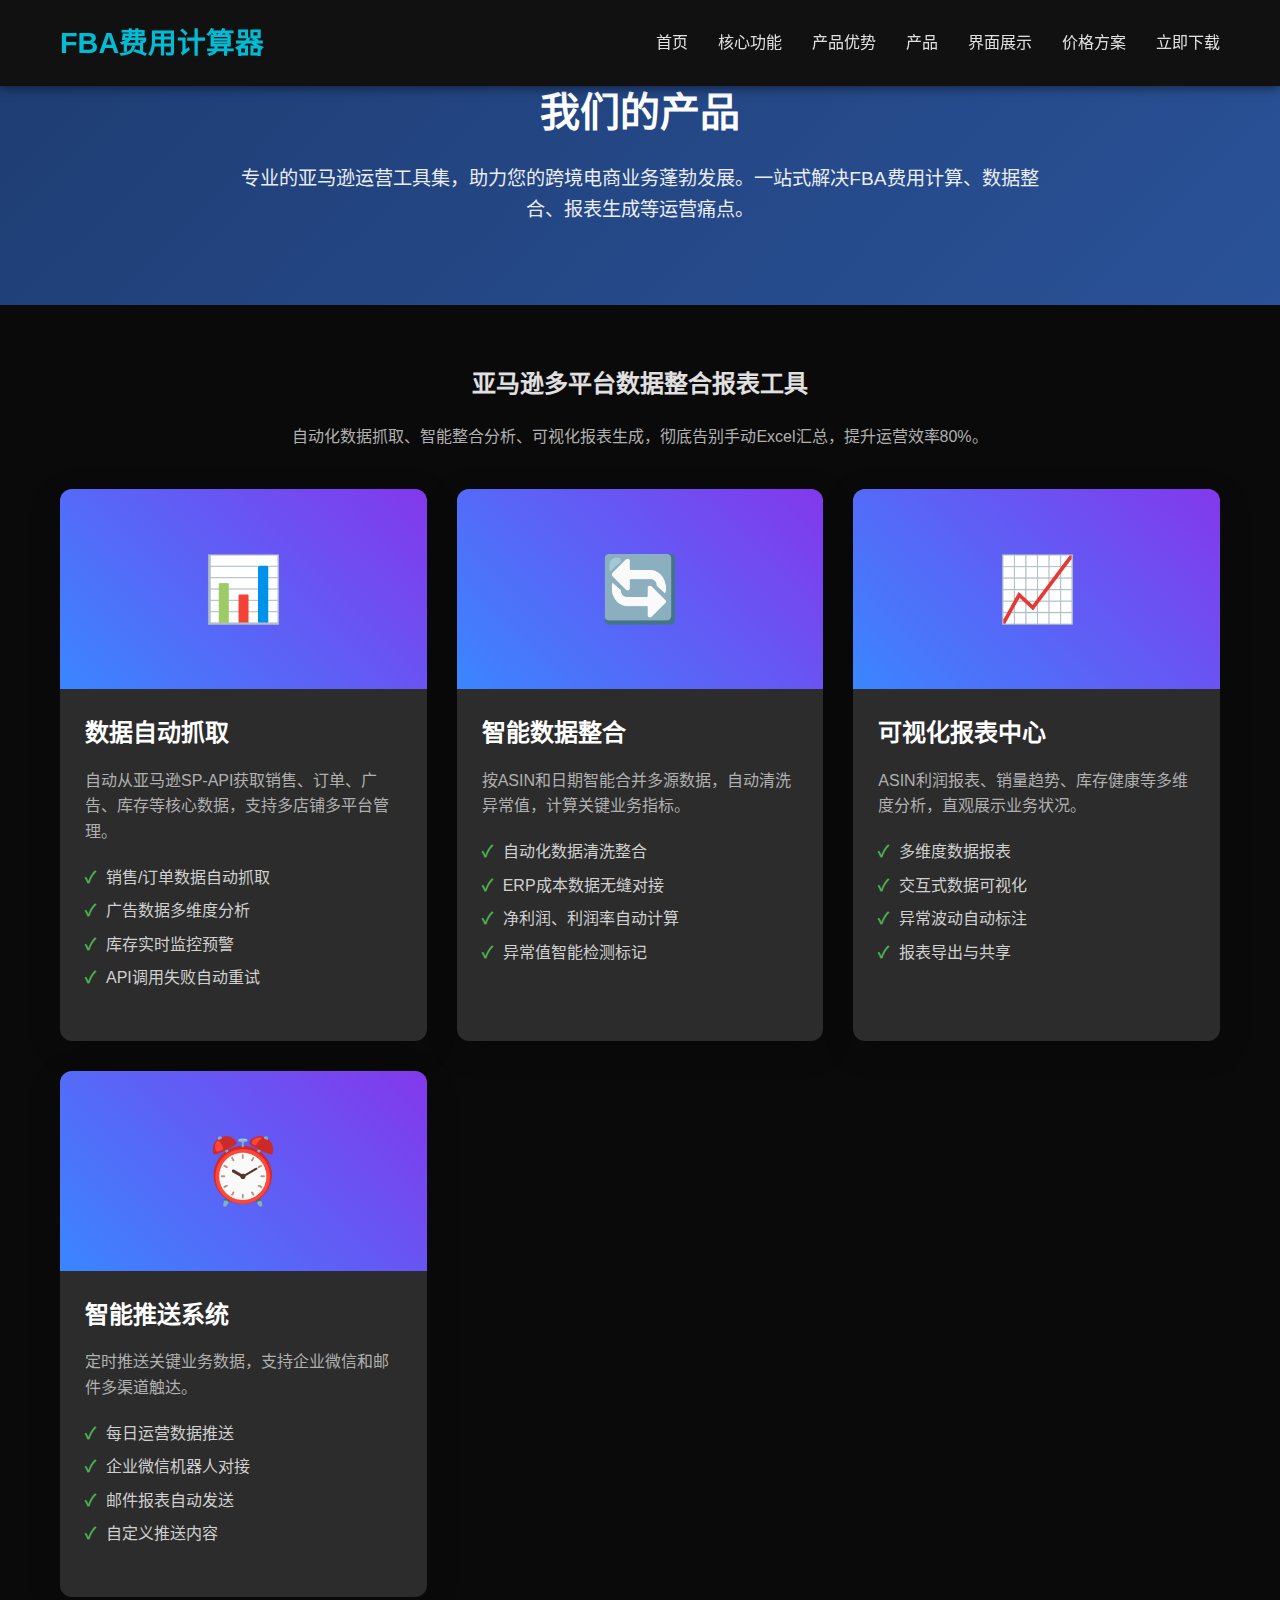
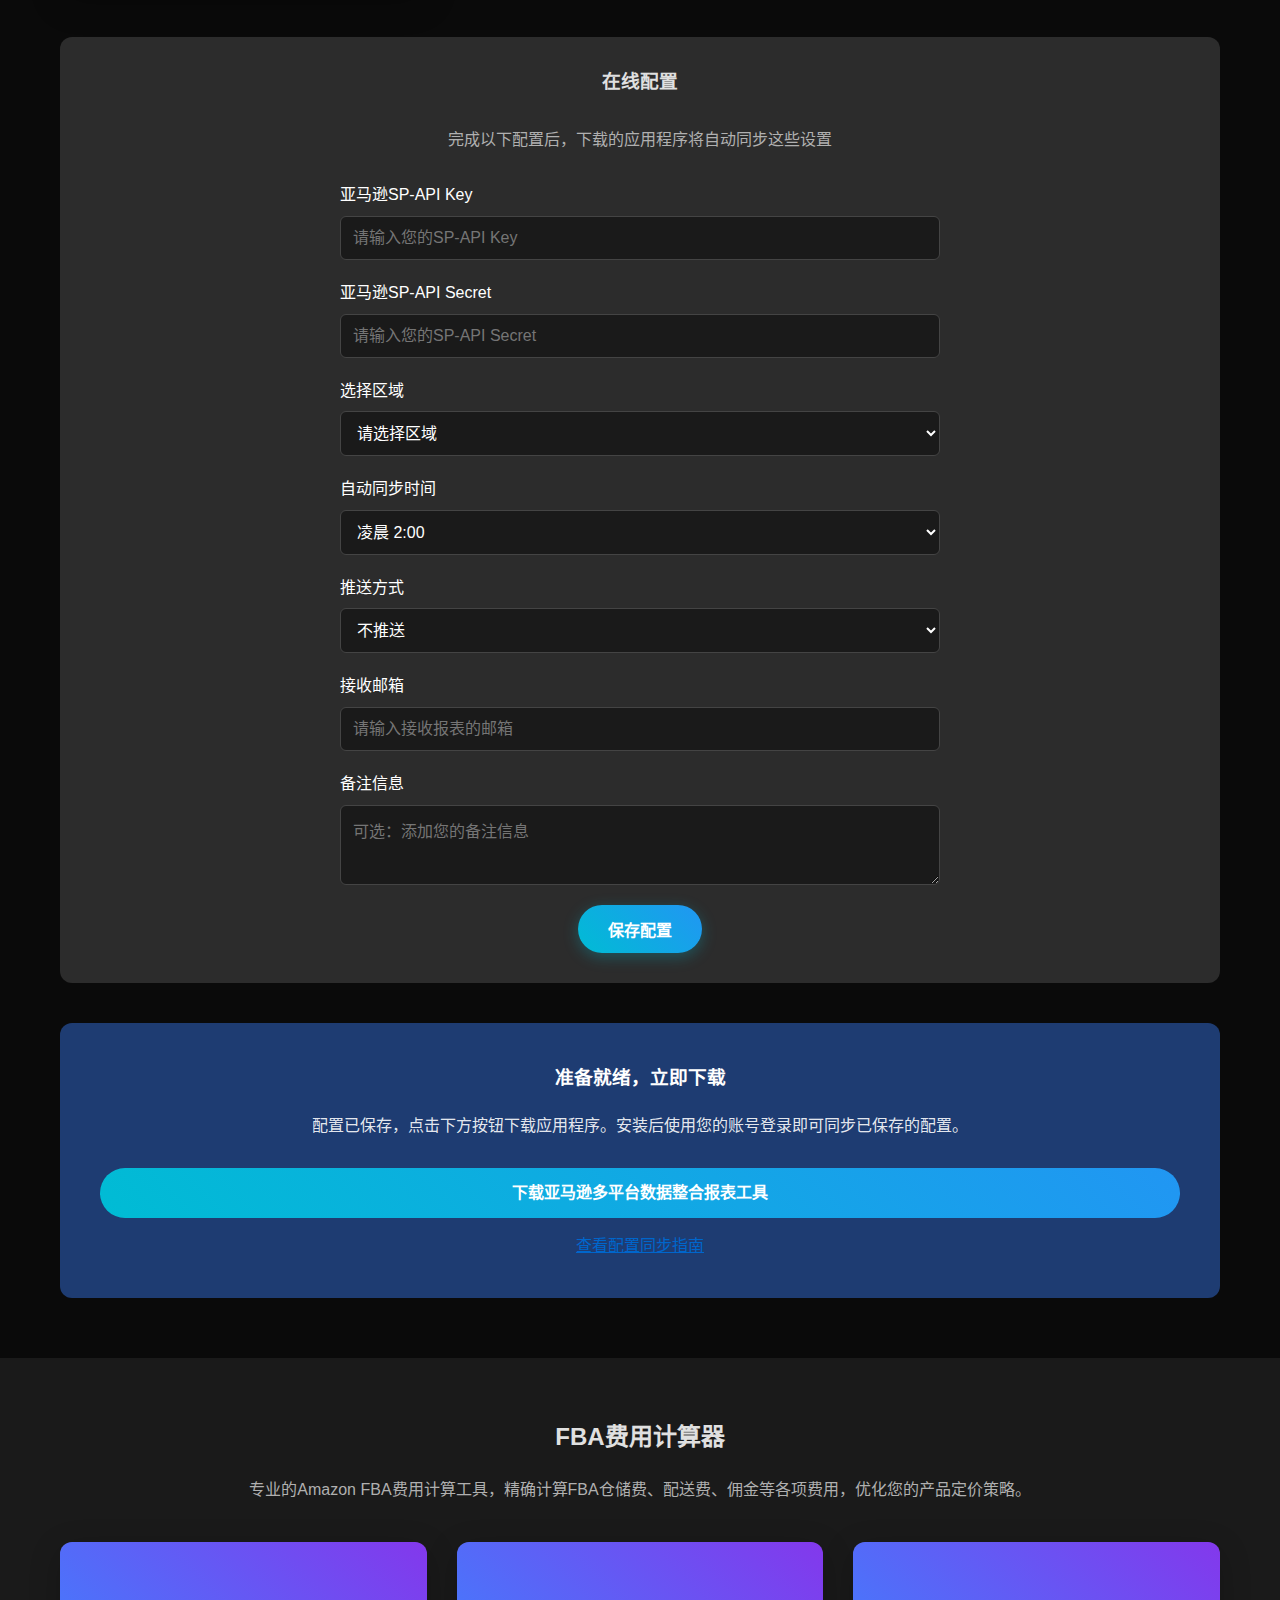
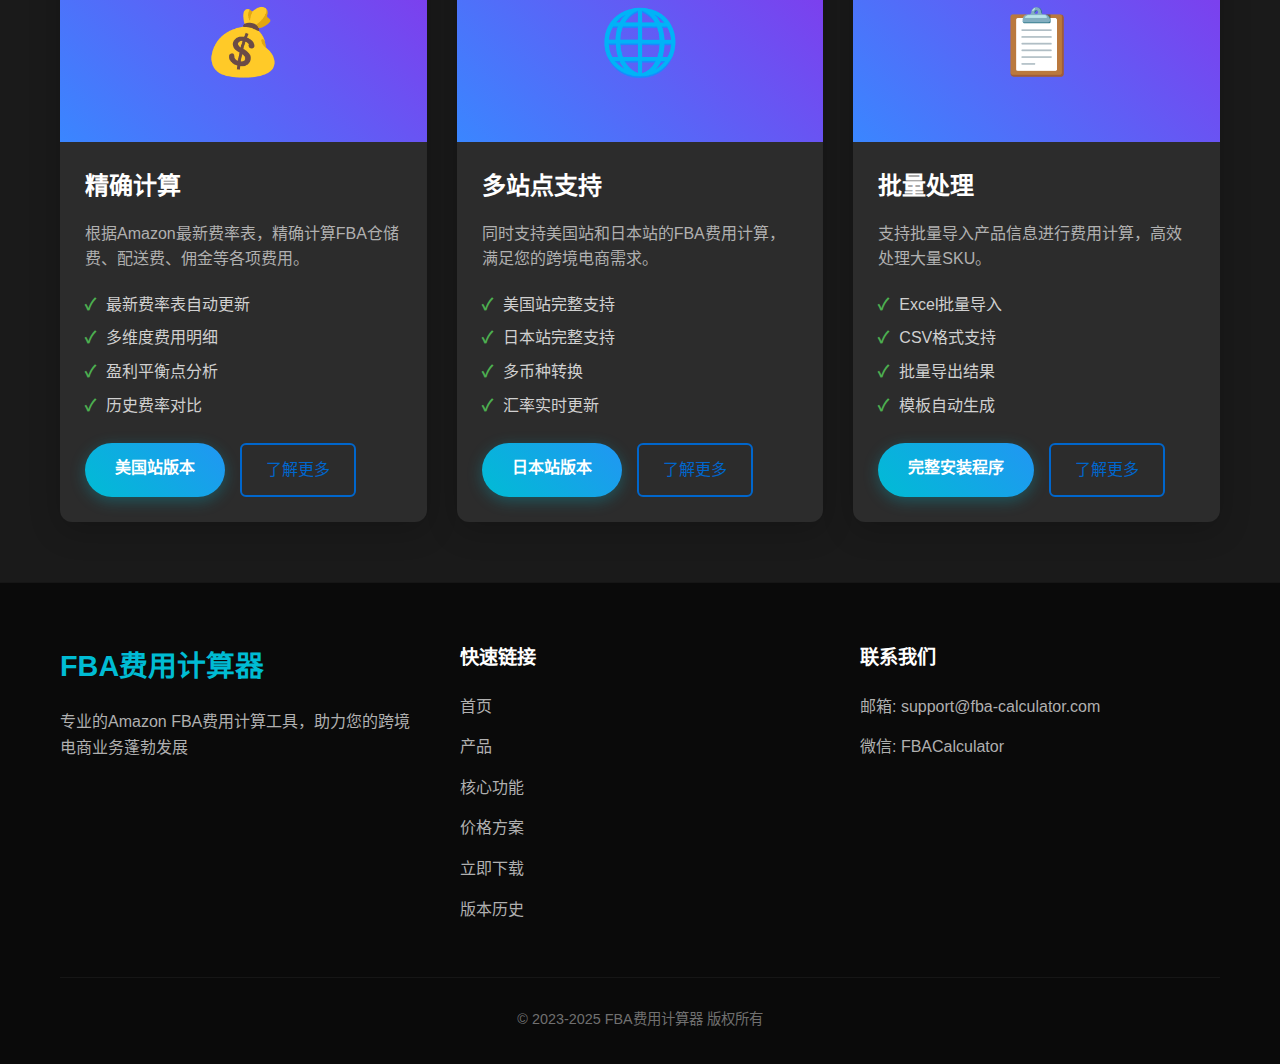
<file: products.html>
<!DOCTYPE html>
<html lang="zh-CN">
<head>
    <meta charset="UTF-8">
    <meta name="viewport" content="width=device-width, initial-scale=1.0">
    <title>产品中心 - FBA费用计算器</title>
    <link rel="stylesheet" href="css/dark-theme.css">
    <style>
        /* 产品页面特有样式 */
        .products-hero {
            background: linear-gradient(135deg, #1e3c72 0%, #2a5298 100%);
            color: white;
            padding: 80px 0;
            text-align: center;
        }
        
        .products-hero h1 {
            font-size: 2.5rem;
            margin-bottom: 20px;
            font-weight: 700;
        }
        
        .products-hero p {
            font-size: 1.2rem;
            max-width: 800px;
            margin: 0 auto;
            opacity: 0.9;
        }
        
        .products-section {
            padding: 60px 0;
        }
        
        .products-section:nth-child(even) {
            background-color: #1a1a1a;
        }
        
        .product-cards {
            display: grid;
            grid-template-columns: repeat(auto-fit, minmax(300px, 1fr));
            gap: 30px;
            margin-top: 40px;
        }
        
        .product-card {
            background-color: #2c2c2c;
            border-radius: 12px;
            overflow: hidden;
            box-shadow: 0 8px 32px rgba(0, 0, 0, 0.2);
            transition: transform 0.3s ease, box-shadow 0.3s ease;
        }
        
        .product-card:hover {
            transform: translateY(-10px);
            box-shadow: 0 12px 48px rgba(0, 0, 0, 0.3);
        }
        
        .product-image {
            height: 200px;
            background: linear-gradient(45deg, #3a86ff, #8338ec);
            display: flex;
            align-items: center;
            justify-content: center;
            color: white;
            font-size: 4rem;
        }
        
        .product-content {
            padding: 25px;
        }
        
        .product-title {
            font-size: 1.5rem;
            margin-bottom: 15px;
            color: #ffffff;
        }
        
        .product-description {
            color: #b0b0b0;
            margin-bottom: 20px;
            line-height: 1.6;
        }
        
        .product-features {
            margin-bottom: 25px;
        }
        
        .product-features li {
            margin-bottom: 8px;
            color: #d0d0d0;
            display: flex;
            align-items: flex-start;
        }
        
        .product-features li:before {
            content: "✓";
            color: #4CAF50;
            margin-right: 10px;
            font-weight: bold;
        }
        
        .product-actions {
            display: flex;
            gap: 15px;
            flex-wrap: wrap;
        }
        
        .btn-outline {
            background-color: transparent;
            border: 2px solid #0066cc;
            color: #0066cc;
            padding: 12px 24px;
            border-radius: 6px;
            text-decoration: none;
            transition: all 0.3s ease;
            font-weight: 500;
        }
        
        .btn-outline:hover {
            background-color: #0066cc;
            color: white;
        }
        
        .config-panel {
            background-color: #2c2c2c;
            border-radius: 12px;
            padding: 30px;
            margin-top: 40px;
        }
        
        .config-form {
            display: grid;
            gap: 20px;
            max-width: 600px;
            margin: 0 auto;
        }
        
        .form-group {
            display: flex;
            flex-direction: column;
        }
        
        .form-group label {
            margin-bottom: 8px;
            color: #ffffff;
            font-weight: 500;
        }
        
        .form-group input,
        .form-group select,
        .form-group textarea {
            padding: 12px;
            border: 1px solid #444;
            border-radius: 6px;
            background-color: #1a1a1a;
            color: #ffffff;
            font-size: 1rem;
        }
        
        .form-group input:focus,
        .form-group select:focus,
        .form-group textarea:focus {
            outline: none;
            border-color: #0066cc;
        }
        
        .download-section {
            text-align: center;
            margin-top: 40px;
            padding: 40px;
            background-color: #1e3c72;
            border-radius: 12px;
        }
        
        .download-section h3 {
            color: white;
            margin-bottom: 20px;
        }
        
        .download-section p {
            color: rgba(255, 255, 255, 0.9);
            margin-bottom: 30px;
        }
        
        .guide-link {
            display: inline-block;
            margin-top: 15px;
            color: #0066cc;
            text-decoration: underline;
            font-size: 0.9rem;
            transition: color 0.3s ease;
        }
        
        .guide-link:hover {
            color: #0080ff;
        }
    </style>
</head>
<body>
    <!-- 导航栏 -->
    <nav class="navbar">
        <div class="container">
            <div class="logo">
                <h2>FBA费用计算器</h2>
            </div>
            <ul class="nav-links">
                <li><a href="home.html">首页</a></li>
                <li><a href="home.html#features">核心功能</a></li>
                <li><a href="home.html#benefits">产品优势</a></li>
                <li><a href="products.html">产品</a></li>
                <li><a href="home.html#screenshots">界面展示</a></li>
                <li><a href="home.html#pricing">价格方案</a></li>
                <li><a href="home.html#download">立即下载</a></li>
            </ul>
            <div class="mobile-menu">
                <button id="menu-toggle">☰</button>
            </div>
        </div>
    </nav>

    <!-- 英雄区域 -->
    <section class="products-hero">
        <div class="container">
            <h1>我们的产品</h1>
            <p>专业的亚马逊运营工具集，助力您的跨境电商业务蓬勃发展。一站式解决FBA费用计算、数据整合、报表生成等运营痛点。</p>
        </div>
    </section>

    <!-- 亚马逊多平台数据整合报表工具 -->
    <section class="products-section">
        <div class="container">
            <h2 style="text-align: center; margin-bottom: 20px;">亚马逊多平台数据整合报表工具</h2>
            <p style="text-align: center; color: #b0b0b0; max-width: 800px; margin: 0 auto 40px;">自动化数据抓取、智能整合分析、可视化报表生成，彻底告别手动Excel汇总，提升运营效率80%。</p>
            
            <div class="product-cards">
                <div class="product-card">
                    <div class="product-image">📊</div>
                    <div class="product-content">
                        <h3 class="product-title">数据自动抓取</h3>
                        <p class="product-description">自动从亚马逊SP-API获取销售、订单、广告、库存等核心数据，支持多店铺多平台管理。</p>
                        <ul class="product-features">
                            <li>销售/订单数据自动抓取</li>
                            <li>广告数据多维度分析</li>
                            <li>库存实时监控预警</li>
                            <li>API调用失败自动重试</li>
                        </ul>
                    </div>
                </div>
                
                <div class="product-card">
                    <div class="product-image">🔄</div>
                    <div class="product-content">
                        <h3 class="product-title">智能数据整合</h3>
                        <p class="product-description">按ASIN和日期智能合并多源数据，自动清洗异常值，计算关键业务指标。</p>
                        <ul class="product-features">
                            <li>自动化数据清洗整合</li>
                            <li>ERP成本数据无缝对接</li>
                            <li>净利润、利润率自动计算</li>
                            <li>异常值智能检测标记</li>
                        </ul>
                    </div>
                </div>
                
                <div class="product-card">
                    <div class="product-image">📈</div>
                    <div class="product-content">
                        <h3 class="product-title">可视化报表中心</h3>
                        <p class="product-description">ASIN利润报表、销量趋势、库存健康等多维度分析，直观展示业务状况。</p>
                        <ul class="product-features">
                            <li>多维度数据报表</li>
                            <li>交互式数据可视化</li>
                            <li>异常波动自动标注</li>
                            <li>报表导出与共享</li>
                        </ul>
                    </div>
                </div>
                
                <div class="product-card">
                    <div class="product-image">⏰</div>
                    <div class="product-content">
                        <h3 class="product-title">智能推送系统</h3>
                        <p class="product-description">定时推送关键业务数据，支持企业微信和邮件多渠道触达。</p>
                        <ul class="product-features">
                            <li>每日运营数据推送</li>
                            <li>企业微信机器人对接</li>
                            <li>邮件报表自动发送</li>
                            <li>自定义推送内容</li>
                        </ul>
                    </div>
                </div>
            </div>
            
            <!-- 配置面板 -->
            <div class="config-panel">
                <h3 style="text-align: center; margin-bottom: 30px;">在线配置</h3>
                <p style="text-align: center; color: #b0b0b0; margin-bottom: 30px;">完成以下配置后，下载的应用程序将自动同步这些设置</p>
                
                <form id="config-form" class="config-form">
                    <div class="form-group">
                        <label for="api_key">亚马逊SP-API Key</label>
                        <input type="text" id="api_key" placeholder="请输入您的SP-API Key" required>
                    </div>
                    <div class="form-group">
                        <label for="api_secret">亚马逊SP-API Secret</label>
                        <input type="password" id="api_secret" placeholder="请输入您的SP-API Secret" required>
                    </div>
                    <div class="form-group">
                        <label for="region">选择区域</label>
                        <select id="region" required>
                            <option value="">请选择区域</option>
                            <option value="us">美国站</option>
                            <option value="jp">日本站</option>
                            <option value="eu">欧洲站</option>
                            <option value="all">全部站点</option>
                        </select>
                    </div>
                    <div class="form-group">
                        <label for="sync_time">自动同步时间</label>
                        <select id="sync_time">
                            <option value="02:00">凌晨 2:00</option>
                            <option value="06:00">早上 6:00</option>
                            <option value="08:00">早上 8:00</option>
                            <option value="12:00">中午 12:00</option>
                            <option value="18:00">晚上 6:00</option>
                        </select>
                    </div>
                    <div class="form-group">
                        <label for="notification">推送方式</label>
                        <select id="notification">
                            <option value="">不推送</option>
                            <option value="wechat">企业微信</option>
                            <option value="email">邮件</option>
                            <option value="both">两者都要</option>
                        </select>
                    </div>
                    <div class="form-group">
                        <label for="email">接收邮箱</label>
                        <input type="email" id="email" placeholder="请输入接收报表的邮箱">
                    </div>
                    <div class="form-group">
                        <label for="remarks">备注信息</label>
                        <textarea id="remarks" rows="3" placeholder="可选：添加您的备注信息"></textarea>
                    </div>
                    <div style="text-align: center;">
                        <button type="button" id="save-config" class="btn primary-btn">保存配置</button>
                    </div>
                </form>
            </div>
            
            <!-- 下载区域 -->
            <div class="download-section">
        <h3>准备就绪，立即下载</h3>
        <p>配置已保存，点击下方按钮下载应用程序。安装后使用您的账号登录即可同步已保存的配置。</p>
        <a href="downloads/amazon-report-tool-setup.exe" class="btn download-btn">下载亚马逊多平台数据整合报表工具</a>
        <a href="sync_guide.html" style="display: block; margin-top: 15px; text-decoration: underline; color: #0066cc;">查看配置同步指南</a>
    </div>
        </div>
    </section>

    <!-- FBA费用计算器 -->
    <section class="products-section">
        <div class="container">
            <h2 style="text-align: center; margin-bottom: 20px;">FBA费用计算器</h2>
            <p style="text-align: center; color: #b0b0b0; max-width: 800px; margin: 0 auto 40px;">专业的Amazon FBA费用计算工具，精确计算FBA仓储费、配送费、佣金等各项费用，优化您的产品定价策略。</p>
            
            <div class="product-cards">
                <div class="product-card">
                    <div class="product-image">💰</div>
                    <div class="product-content">
                        <h3 class="product-title">精确计算</h3>
                        <p class="product-description">根据Amazon最新费率表，精确计算FBA仓储费、配送费、佣金等各项费用。</p>
                        <ul class="product-features">
                            <li>最新费率表自动更新</li>
                            <li>多维度费用明细</li>
                            <li>盈利平衡点分析</li>
                            <li>历史费率对比</li>
                        </ul>
                        <div class="product-actions">
                            <a href="downloads/FBA费用计算器_美国站.exe" class="btn primary-btn">美国站版本</a>
                            <a href="home.html" class="btn-outline">了解更多</a>
                        </div>
                    </div>
                </div>
                
                <div class="product-card">
                    <div class="product-image">🌐</div>
                    <div class="product-content">
                        <h3 class="product-title">多站点支持</h3>
                        <p class="product-description">同时支持美国站和日本站的FBA费用计算，满足您的跨境电商需求。</p>
                        <ul class="product-features">
                            <li>美国站完整支持</li>
                            <li>日本站完整支持</li>
                            <li>多币种转换</li>
                            <li>汇率实时更新</li>
                        </ul>
                        <div class="product-actions">
                            <a href="downloads/FBA费用计算器_日本站.exe" class="btn primary-btn">日本站版本</a>
                            <a href="home.html" class="btn-outline">了解更多</a>
                        </div>
                    </div>
                </div>
                
                <div class="product-card">
                    <div class="product-image">📋</div>
                    <div class="product-content">
                        <h3 class="product-title">批量处理</h3>
                        <p class="product-description">支持批量导入产品信息进行费用计算，高效处理大量SKU。</p>
                        <ul class="product-features">
                            <li>Excel批量导入</li>
                            <li>CSV格式支持</li>
                            <li>批量导出结果</li>
                            <li>模板自动生成</li>
                        </ul>
                        <div class="product-actions">
                            <a href="downloads/FBA费用计算器安装程序.exe" class="btn primary-btn">完整安装程序</a>
                            <a href="home.html" class="btn-outline">了解更多</a>
                        </div>
                    </div>
                </div>
            </div>
        </div>
    </section>

    <!-- 页脚 -->
    <footer>
        <div class="container">
            <div class="footer-content">
                <div class="footer-info">
                    <h3>FBA费用计算器</h3>
                    <p>专业的Amazon FBA费用计算工具，助力您的跨境电商业务蓬勃发展</p>
                </div>
                <div class="footer-links">
                    <h4>快速链接</h4>
                    <ul>
                        <li><a href="home.html">首页</a></li>
                        <li><a href="products.html">产品</a></li>
                        <li><a href="home.html#features">核心功能</a></li>
                        <li><a href="home.html#pricing">价格方案</a></li>
                        <li><a href="home.html#download">立即下载</a></li>
                        <li><a href="history.html">版本历史</a></li>
                    </ul>
                </div>
                <div class="footer-contact">
                    <h4>联系我们</h4>
                    <p>邮箱: support@fba-calculator.com</p>
                    <p>微信: FBACalculator</p>
                </div>
            </div>
            <div class="footer-bottom">
                <p>&copy; 2023-2025 FBA费用计算器 版权所有</p>
            </div>
        </div>
    </footer>

    <!-- 返回顶部按钮 -->
    <button id="back-to-top" class="back-to-top">↑</button>

    <script>
        // 导航菜单切换
        document.getElementById('menu-toggle').addEventListener('click', function() {
            const navLinks = document.querySelector('.nav-links');
            navLinks.classList.toggle('active');
        });

        // 平滑滚动
        document.querySelectorAll('a[href^="#"]').forEach(anchor => {
            anchor.addEventListener('click', function(e) {
                e.preventDefault();
                const target = document.querySelector(this.getAttribute('href'));
                if (target) {
                    target.scrollIntoView({ behavior: 'smooth' });
                    // 关闭移动端菜单
                    document.querySelector('.nav-links').classList.remove('active');
                }
            });
        });

        // 返回顶部按钮
        const backToTopBtn = document.getElementById('back-to-top');
        window.addEventListener('scroll', function() {
            if (window.pageYOffset > 300) {
                backToTopBtn.classList.add('active');
            } else {
                backToTopBtn.classList.remove('active');
            }
        });

        backToTopBtn.addEventListener('click', function() {
            window.scrollTo({ top: 0, behavior: 'smooth' });
        });

        // 配置保存功能
        document.getElementById('save-config').addEventListener('click', function() {
            // 收集表单数据
            const config = {
                api_key: document.getElementById('api_key').value,
                api_secret: document.getElementById('api_secret').value,
                region: document.getElementById('region').value,
                sync_time: document.getElementById('sync_time').value,
                notification: document.getElementById('notification').value,
                email: document.getElementById('email').value,
                remarks: document.getElementById('remarks').value,
                saved_at: new Date().toISOString()
            };

            // 简单的表单验证
            if (!config.api_key || !config.api_secret || !config.region) {
                alert('请填写必填项：API Key、API Secret 和 区域');
                return;
            }

            // 保存配置到localStorage
            localStorage.setItem('amazon_report_tool_config', JSON.stringify(config));
            
            // 显示保存成功提示
            alert('配置保存成功！下载应用程序后，使用您的账号登录即可同步这些设置。');
        });

        // 尝试恢复之前保存的配置
        window.addEventListener('load', function() {
            const savedConfig = localStorage.getItem('amazon_report_tool_config');
            if (savedConfig) {
                try {
                    const config = JSON.parse(savedConfig);
                    document.getElementById('api_key').value = config.api_key || '';
                    document.getElementById('api_secret').value = config.api_secret || '';
                    document.getElementById('region').value = config.region || '';
                    document.getElementById('sync_time').value = config.sync_time || '02:00';
                    document.getElementById('notification').value = config.notification || '';
                    document.getElementById('email').value = config.email || '';
                    document.getElementById('remarks').value = config.remarks || '';
                } catch (e) {
                    console.error('加载配置失败:', e);
                }
            }
        });
    </script>
</body>
</html>
</file>
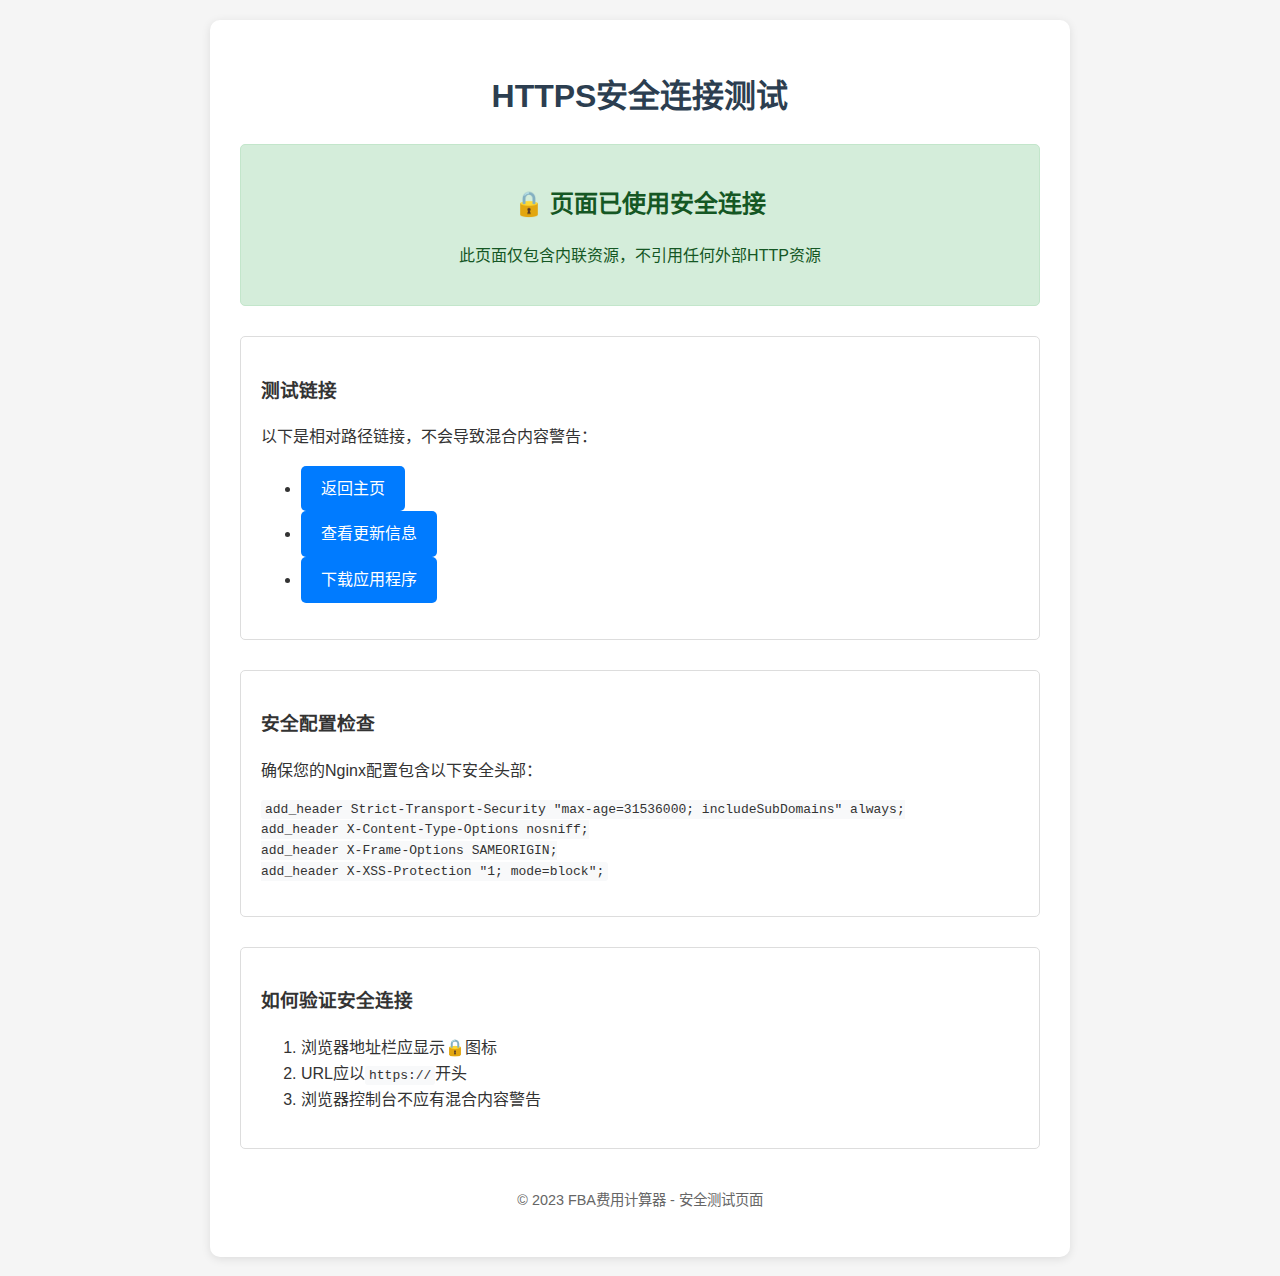
<file: secure_test.html>
<!DOCTYPE html>
<html lang="zh-CN">
<head>
    <meta charset="UTF-8">
    <meta name="viewport" content="width=device-width, initial-scale=1.0">
    <title>安全连接测试页面</title>
    <style>
        /* 内联样式 - 不使用外部CSS引用 */
        body {
            font-family: 'Microsoft YaHei', Arial, sans-serif;
            line-height: 1.6;
            color: #333;
            background-color: #f5f5f5;
            margin: 0;
            padding: 20px;
        }
        .container {
            max-width: 800px;
            margin: 0 auto;
            background: white;
            padding: 30px;
            border-radius: 10px;
            box-shadow: 0 2px 10px rgba(0,0,0,0.1);
        }
        h1 {
            color: #2c3e50;
            text-align: center;
        }
        .status {
            text-align: center;
            padding: 20px;
            margin: 20px 0;
            border-radius: 5px;
        }
        .secure {
            background-color: #d4edda;
            color: #155724;
            border: 1px solid #c3e6cb;
        }
        .insecure {
            background-color: #f8d7da;
            color: #721c24;
            border: 1px solid #f5c6cb;
        }
        .test-section {
            margin: 30px 0;
            padding: 20px;
            border: 1px solid #ddd;
            border-radius: 5px;
        }
        .btn {
            display: inline-block;
            padding: 10px 20px;
            background-color: #007bff;
            color: white;
            text-decoration: none;
            border-radius: 5px;
            transition: background-color 0.3s;
        }
        .btn:hover {
            background-color: #0056b3;
        }
        code {
            background-color: #f8f9fa;
            padding: 2px 4px;
            border-radius: 3px;
            font-family: monospace;
        }
        .footer {
            text-align: center;
            margin-top: 40px;
            color: #666;
            font-size: 0.9em;
        }
    </style>
</head>
<body>
    <div class="container">
        <h1>HTTPS安全连接测试</h1>
        
        <div class="status secure">
            <h2>🔒 页面已使用安全连接</h2>
            <p>此页面仅包含内联资源，不引用任何外部HTTP资源</p>
        </div>
        
        <div class="test-section">
            <h3>测试链接</h3>
            <p>以下是相对路径链接，不会导致混合内容警告：</p>
            <ul>
                <li><a href="index.html" class="btn">返回主页</a></li>
                <li><a href="update_info.json" class="btn">查看更新信息</a></li>
                <li><a href="FBA费用计算器.exe" class="btn">下载应用程序</a></li>
            </ul>
        </div>
        
        <div class="test-section">
            <h3>安全配置检查</h3>
            <p>确保您的Nginx配置包含以下安全头部：</p>
            <pre><code>add_header Strict-Transport-Security "max-age=31536000; includeSubDomains" always;
add_header X-Content-Type-Options nosniff;
add_header X-Frame-Options SAMEORIGIN;
add_header X-XSS-Protection "1; mode=block";</code></pre>
        </div>
        
        <div class="test-section">
            <h3>如何验证安全连接</h3>
            <ol>
                <li>浏览器地址栏应显示🔒图标</li>
                <li>URL应以<code>https://</code>开头</li>
                <li>浏览器控制台不应有混合内容警告</li>
            </ol>
        </div>
        
        <div class="footer">
            <p>© 2023 FBA费用计算器 - 安全测试页面</p>
        </div>
    </div>
    
    <script>
        // 内联JavaScript - 简单的安全检查
        document.addEventListener('DOMContentLoaded', function() {
            // 检查当前协议
            if (window.location.protocol === 'https:') {
                console.log('✅ 使用HTTPS安全连接');
            } else {
                console.warn('⚠️ 未使用HTTPS连接');
            }
            
            // 验证资源加载
            console.log('✅ 所有资源已内联加载，无外部HTTP引用');
        });
    </script>
</body>
</html>
</file>
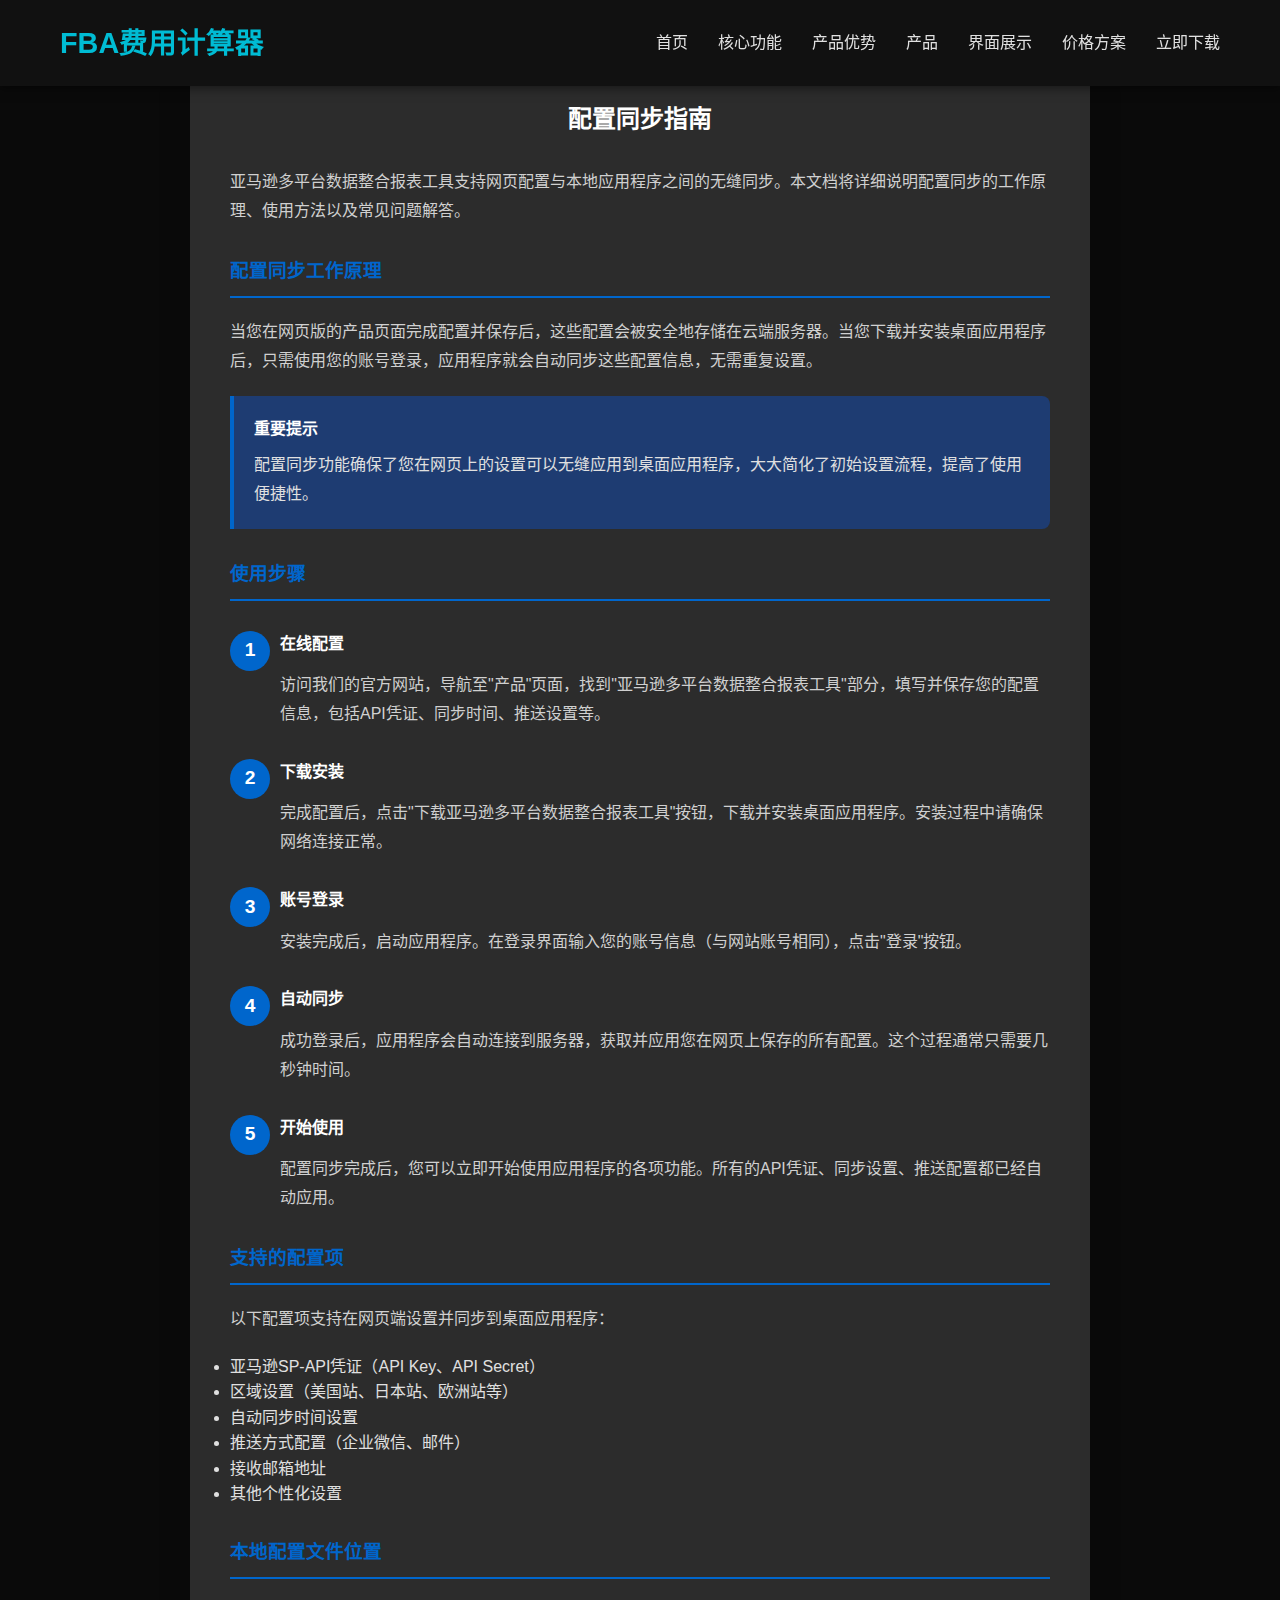
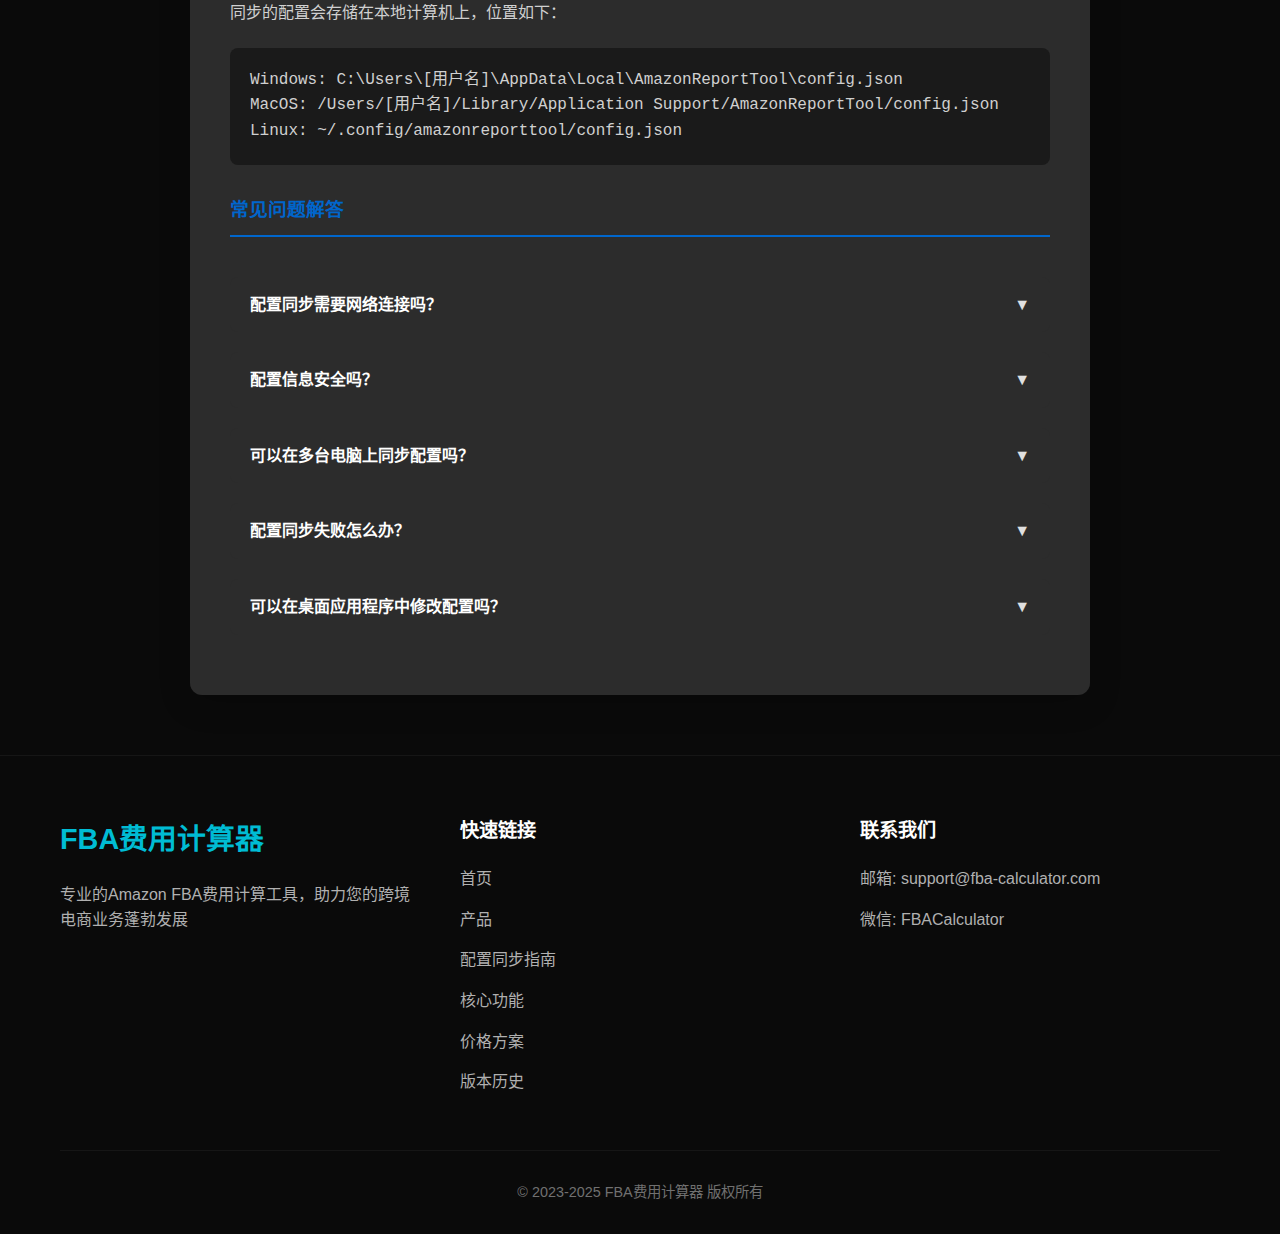
<file: sync_guide.html>
<!DOCTYPE html>
<html lang="zh-CN">
<head>
    <meta charset="UTF-8">
    <meta name="viewport" content="width=device-width, initial-scale=1.0">
    <title>配置同步指南 - FBA费用计算器</title>
    <link rel="stylesheet" href="css/dark-theme.css">
    <style>
        .guide-section {
            padding: 60px 0;
        }
        
        .guide-content {
            max-width: 900px;
            margin: 0 auto;
            background-color: #2c2c2c;
            border-radius: 12px;
            padding: 40px;
            box-shadow: 0 8px 32px rgba(0, 0, 0, 0.2);
        }
        
        .guide-content h2 {
            margin-bottom: 30px;
            color: #ffffff;
            text-align: center;
        }
        
        .guide-content h3 {
            margin-top: 30px;
            margin-bottom: 20px;
            color: #0066cc;
            border-bottom: 2px solid #0066cc;
            padding-bottom: 10px;
        }
        
        .guide-content p {
            margin-bottom: 20px;
            line-height: 1.8;
            color: #d0d0d0;
        }
        
        .guide-steps {
            counter-reset: step-counter;
            margin: 30px 0;
        }
        
        .guide-step {
            margin-bottom: 30px;
            position: relative;
            padding-left: 50px;
        }
        
        .guide-step::before {
            content: counter(step-counter);
            counter-increment: step-counter;
            position: absolute;
            left: 0;
            top: 0;
            width: 40px;
            height: 40px;
            background-color: #0066cc;
            color: white;
            border-radius: 50%;
            display: flex;
            align-items: center;
            justify-content: center;
            font-weight: bold;
            font-size: 1.2rem;
        }
        
        .guide-step h4 {
            margin-bottom: 15px;
            color: #ffffff;
        }
        
        .note-box {
            background-color: #1e3c72;
            border-left: 4px solid #0066cc;
            padding: 20px;
            margin: 20px 0;
            border-radius: 0 8px 8px 0;
        }
        
        .note-box h4 {
            color: #ffffff;
            margin-bottom: 10px;
        }
        
        .note-box p {
            color: #e0e0e0;
            margin: 0;
        }
        
        .code-block {
            background-color: #1a1a1a;
            padding: 20px;
            border-radius: 8px;
            margin: 20px 0;
            overflow-x: auto;
        }
        
        .code-block pre {
            margin: 0;
            font-family: 'Courier New', Courier, monospace;
            color: #d0d0d0;
            white-space: pre-wrap;
        }
        
        .faq-section {
            margin-top: 40px;
        }
        
        .faq-item {
            margin-bottom: 20px;
            background-color: #1a1a1a;
            border-radius: 8px;
            overflow: hidden;
        }
        
        .faq-question {
            padding: 15px 20px;
            background-color: #2c2c2c;
            cursor: pointer;
            display: flex;
            justify-content: space-between;
            align-items: center;
            transition: background-color 0.3s ease;
        }
        
        .faq-question:hover {
            background-color: #3a3a3a;
        }
        
        .faq-question h4 {
            margin: 0;
            color: #ffffff;
        }
        
        .faq-answer {
            padding: 0 20px;
            max-height: 0;
            overflow: hidden;
            transition: max-height 0.3s ease, padding 0.3s ease;
        }
        
        .faq-answer.active {
            padding: 20px;
            max-height: 500px;
        }
        
        .faq-answer p {
            margin: 0;
            color: #d0d0d0;
        }
    </style>
</head>
<body>
    <!-- 导航栏 -->
    <nav class="navbar">
        <div class="container">
            <div class="logo">
                <h2>FBA费用计算器</h2>
            </div>
            <ul class="nav-links">
                <li><a href="home.html">首页</a></li>
                <li><a href="home.html#features">核心功能</a></li>
                <li><a href="home.html#benefits">产品优势</a></li>
                <li><a href="products.html">产品</a></li>
                <li><a href="home.html#screenshots">界面展示</a></li>
                <li><a href="home.html#pricing">价格方案</a></li>
                <li><a href="home.html#download">立即下载</a></li>
            </ul>
            <div class="mobile-menu">
                <button id="menu-toggle">☰</button>
            </div>
        </div>
    </nav>

    <!-- 主要内容 -->
    <section class="guide-section">
        <div class="container">
            <div class="guide-content">
                <h2>配置同步指南</h2>
                
                <p>亚马逊多平台数据整合报表工具支持网页配置与本地应用程序之间的无缝同步。本文档将详细说明配置同步的工作原理、使用方法以及常见问题解答。</p>
                
                <h3>配置同步工作原理</h3>
                <p>当您在网页版的产品页面完成配置并保存后，这些配置会被安全地存储在云端服务器。当您下载并安装桌面应用程序后，只需使用您的账号登录，应用程序就会自动同步这些配置信息，无需重复设置。</p>
                
                <div class="note-box">
                    <h4>重要提示</h4>
                    <p>配置同步功能确保了您在网页上的设置可以无缝应用到桌面应用程序，大大简化了初始设置流程，提高了使用便捷性。</p>
                </div>
                
                <h3>使用步骤</h3>
                <div class="guide-steps">
                    <div class="guide-step">
                        <h4>在线配置</h4>
                        <p>访问我们的官方网站，导航至"产品"页面，找到"亚马逊多平台数据整合报表工具"部分，填写并保存您的配置信息，包括API凭证、同步时间、推送设置等。</p>
                    </div>
                    
                    <div class="guide-step">
                        <h4>下载安装</h4>
                        <p>完成配置后，点击"下载亚马逊多平台数据整合报表工具"按钮，下载并安装桌面应用程序。安装过程中请确保网络连接正常。</p>
                    </div>
                    
                    <div class="guide-step">
                        <h4>账号登录</h4>
                        <p>安装完成后，启动应用程序。在登录界面输入您的账号信息（与网站账号相同），点击"登录"按钮。</p>
                    </div>
                    
                    <div class="guide-step">
                        <h4>自动同步</h4>
                        <p>成功登录后，应用程序会自动连接到服务器，获取并应用您在网页上保存的所有配置。这个过程通常只需要几秒钟时间。</p>
                    </div>
                    
                    <div class="guide-step">
                        <h4>开始使用</h4>
                        <p>配置同步完成后，您可以立即开始使用应用程序的各项功能。所有的API凭证、同步设置、推送配置都已经自动应用。</p>
                    </div>
                </div>
                
                <h3>支持的配置项</h3>
                <p>以下配置项支持在网页端设置并同步到桌面应用程序：</p>
                <ul>
                    <li>亚马逊SP-API凭证（API Key、API Secret）</li>
                    <li>区域设置（美国站、日本站、欧洲站等）</li>
                    <li>自动同步时间设置</li>
                    <li>推送方式配置（企业微信、邮件）</li>
                    <li>接收邮箱地址</li>
                    <li>其他个性化设置</li>
                </ul>
                
                <h3>本地配置文件位置</h3>
                <p>同步的配置会存储在本地计算机上，位置如下：</p>
                <div class="code-block">
                    <pre>Windows: C:\Users\[用户名]\AppData\Local\AmazonReportTool\config.json
MacOS: /Users/[用户名]/Library/Application Support/AmazonReportTool/config.json
Linux: ~/.config/amazonreporttool/config.json</pre>
                </div>
                
                <h3>常见问题解答</h3>
                <div class="faq-section">
                    <div class="faq-item">
                        <div class="faq-question">
                            <h4>配置同步需要网络连接吗？</h4>
                            <span>▼</span>
                        </div>
                        <div class="faq-answer">
                            <p>是的，配置同步过程需要互联网连接。登录时，应用程序会连接到我们的服务器获取您最新的配置信息。一旦配置同步完成，应用程序可以在离线状态下运行，但不会接收配置更新。</p>
                        </div>
                    </div>
                    
                    <div class="faq-item">
                        <div class="faq-question">
                            <h4>配置信息安全吗？</h4>
                            <span>▼</span>
                        </div>
                        <div class="faq-answer">
                            <p>我们高度重视您的信息安全。所有配置信息在传输过程中都使用SSL加密，存储在服务器上的敏感信息（如API凭证）会被加密保存。我们不会与任何第三方共享您的配置信息。</p>
                        </div>
                    </div>
                    
                    <div class="faq-item">
                        <div class="faq-question">
                            <h4>可以在多台电脑上同步配置吗？</h4>
                            <span>▼</span>
                        </div>
                        <div class="faq-answer">
                            <p>是的，您可以在多台电脑上安装应用程序，使用同一个账号登录后，所有电脑都会同步相同的配置信息。这对于团队协作或在不同设备间切换使用非常方便。</p>
                        </div>
                    </div>
                    
                    <div class="faq-item">
                        <div class="faq-question">
                            <h4>配置同步失败怎么办？</h4>
                            <span>▼</span>
                        </div>
                        <div class="faq-answer">
                            <p>如果配置同步失败，请检查以下几点：<br>
                            1. 确保您的网络连接正常<br>
                            2. 验证您的账号信息是否正确<br>
                            3. 确认您已经在网页上保存了配置<br>
                            如果问题仍然存在，请尝试重新登录或联系我们的技术支持。</p>
                        </div>
                    </div>
                    
                    <div class="faq-item">
                        <div class="faq-question">
                            <h4>可以在桌面应用程序中修改配置吗？</h4>
                            <span>▼</span>
                        </div>
                        <div class="faq-answer">
                            <p>是的，您可以在桌面应用程序中修改配置。这些修改会在您下次登录网页时自动同步到网页端，保持两端配置的一致性。您也可以选择在应用程序的设置中关闭自动同步功能。</p>
                        </div>
                    </div>
                </div>
            </div>
        </div>
    </section>

    <!-- 页脚 -->
    <footer>
        <div class="container">
            <div class="footer-content">
                <div class="footer-info">
                    <h3>FBA费用计算器</h3>
                    <p>专业的Amazon FBA费用计算工具，助力您的跨境电商业务蓬勃发展</p>
                </div>
                <div class="footer-links">
                    <h4>快速链接</h4>
                    <ul>
                        <li><a href="home.html">首页</a></li>
                        <li><a href="products.html">产品</a></li>
                        <li><a href="sync_guide.html">配置同步指南</a></li>
                        <li><a href="home.html#features">核心功能</a></li>
                        <li><a href="home.html#pricing">价格方案</a></li>
                        <li><a href="history.html">版本历史</a></li>
                    </ul>
                </div>
                <div class="footer-contact">
                    <h4>联系我们</h4>
                    <p>邮箱: support@fba-calculator.com</p>
                    <p>微信: FBACalculator</p>
                </div>
            </div>
            <div class="footer-bottom">
                <p>&copy; 2023-2025 FBA费用计算器 版权所有</p>
            </div>
        </div>
    </footer>

    <!-- 返回顶部按钮 -->
    <button id="back-to-top" class="back-to-top">↑</button>

    <script>
        // 导航菜单切换
        document.getElementById('menu-toggle').addEventListener('click', function() {
            const navLinks = document.querySelector('.nav-links');
            navLinks.classList.toggle('active');
        });

        // 平滑滚动
        document.querySelectorAll('a[href^="#"]').forEach(anchor => {
            anchor.addEventListener('click', function(e) {
                e.preventDefault();
                const target = document.querySelector(this.getAttribute('href'));
                if (target) {
                    target.scrollIntoView({ behavior: 'smooth' });
                    // 关闭移动端菜单
                    document.querySelector('.nav-links').classList.remove('active');
                }
            });
        });

        // 返回顶部按钮
        const backToTopBtn = document.getElementById('back-to-top');
        window.addEventListener('scroll', function() {
            if (window.pageYOffset > 300) {
                backToTopBtn.classList.add('active');
            } else {
                backToTopBtn.classList.remove('active');
            }
        });

        backToTopBtn.addEventListener('click', function() {
            window.scrollTo({ top: 0, behavior: 'smooth' });
        });

        // FAQ手风琴效果
        document.querySelectorAll('.faq-question').forEach(question => {
            question.addEventListener('click', function() {
                const answer = this.nextElementSibling;
                answer.classList.toggle('active');
                
                const icon = this.querySelector('span');
                if (answer.classList.contains('active')) {
                    icon.textContent = '▲';
                } else {
                    icon.textContent = '▼';
                }
            });
        });
    </script>
</body>
</html>
</file>
<file: css/styles.css>
/* FBA费用计算器 - 样式文件 */

/* 全局样式 */
* {
    margin: 0;
    padding: 0;
    box-sizing: border-box;
}

body {
    font-family: 'Microsoft YaHei', Arial, sans-serif;
    line-height: 1.6;
    color: #333;
    background: linear-gradient(135deg, #667eea 0%, #764ba2 100%);
    min-height: 100vh;
    display: flex;
    justify-content: center;
    align-items: center;
    padding: 20px;
}

/* 主容器 */
.container {
    background: white;
    border-radius: 15px;
    box-shadow: 0 20px 40px rgba(0,0,0,0.1);
    padding: 40px;
    width: 100%;
    max-width: 800px;
    text-align: center;
    animation: fadeIn 0.8s ease-out;
}

/* 标题样式 */
h1 {
    color: #2c3e50;
    font-size: 2.5em;
    margin-bottom: 10px;
    background: linear-gradient(45deg, #667eea, #764ba2);
    -webkit-background-clip: text;
    -webkit-text-fill-color: transparent;
    background-clip: text;
}

h2 {
    color: #34495e;
    font-size: 1.5em;
    margin: 30px 0 20px;
    border-bottom: 2px solid #eee;
    padding-bottom: 10px;
}

h3 {
    color: #2c3e50;
    font-size: 1.2em;
    margin: 20px 0 15px;
}

/* 段落样式 */
p {
    margin-bottom: 15px;
    color: #5a6c7d;
}

/* 版本信息 */
.version-info {
    background: #f8f9fa;
    padding: 20px;
    border-radius: 10px;
    margin: 20px 0;
    border-left: 4px solid #667eea;
    text-align: left;
}

.version-info p {
    font-size: 1.1em;
    margin: 8px 0;
}

.version-info strong {
    color: #667eea;
}

/* 服务器信息 */
.server-info {
    background: #f0f4f8;
    padding: 20px;
    border-radius: 10px;
    margin: 20px 0;
    border-left: 4px solid #5b86e5;
    text-align: left;
}

.server-info p {
    font-size: 1.1em;
    margin: 8px 0;
    word-break: break-all;
}

.server-info strong {
    color: #5b86e5;
}

/* 按钮样式 */
.btn {
    display: inline-block;
    background: linear-gradient(45deg, #667eea, #764ba2);
    color: white;
    padding: 15px 30px;
    border: none;
    border-radius: 50px;
    font-size: 1.1em;
    font-weight: bold;
    cursor: pointer;
    transition: all 0.3s ease;
    text-decoration: none;
    margin: 10px;
    box-shadow: 0 4px 15px rgba(102, 126, 234, 0.3);
    position: relative;
    overflow: hidden;
}

.btn:before {
    content: '';
    position: absolute;
    top: 50%;
    left: 50%;
    width: 0;
    height: 0;
    border-radius: 50%;
    background: rgba(255, 255, 255, 0.3);
    transform: translate(-50%, -50%);
    transition: width 0.6s, height 0.6s;
}

.btn:hover:before {
    width: 300px;
    height: 300px;
}

.btn:hover {
    transform: translateY(-3px);
    box-shadow: 0 6px 20px rgba(102, 126, 234, 0.4);
}

.btn:active {
    transform: translateY(-1px);
    box-shadow: 0 4px 10px rgba(102, 126, 234, 0.3);
}

/* 操作按钮组 */
.action-buttons {
    margin: 30px 0;
    display: flex;
    flex-wrap: wrap;
    justify-content: center;
    gap: 15px;
}

/* 功能卡片 */
.feature-cards {
    display: grid;
    grid-template-columns: repeat(auto-fit, minmax(250px, 1fr));
    gap: 20px;
    margin: 30px 0;
}

.feature-card {
    background: #f8f9fa;
    padding: 25px;
    border-radius: 10px;
    transition: transform 0.3s ease, box-shadow 0.3s ease;
    border: 1px solid #e9ecef;
    position: relative;
    overflow: hidden;
}

.feature-card:before {
    content: '';
    position: absolute;
    top: 0;
    left: 0;
    width: 100%;
    height: 5px;
    background: linear-gradient(90deg, #667eea, #764ba2);
}

.feature-card:hover {
    transform: translateY(-5px);
    box-shadow: 0 10px 30px rgba(0,0,0,0.1);
}

.feature-card h3 {
    color: #667eea;
    margin-bottom: 15px;
    font-size: 1.3em;
}

.feature-card p {
    color: #6c757d;
    font-size: 1em;
}

/* 更新日志 */
.update-log {
    text-align: left;
    background: #f8f9fa;
    padding: 25px;
    border-radius: 10px;
    max-height: 300px;
    overflow-y: auto;
    border-left: 4px solid #667eea;
}

.update-log ul {
    list-style: none;
    padding-left: 0;
}

.update-log li {
    padding: 10px 0;
    border-bottom: 1px solid #eee;
    position: relative;
    padding-left: 20px;
    transition: all 0.2s ease;
}

.update-log li:hover {
    padding-left: 25px;
    color: #667eea;
}

.update-log li:before {
    content: "✓";
    color: #667eea;
    position: absolute;
    left: 0;
    font-weight: bold;
}

.update-log li:last-child {
    border-bottom: none;
}

/* 版本历史页面样式 */
.version-history {
    margin: 30px 0;
}

.version-item {
    background: #f8f9fa;
    border-radius: 10px;
    margin-bottom: 20px;
    overflow: hidden;
    transition: box-shadow 0.3s ease, transform 0.3s ease;
}

.version-item:hover {
    box-shadow: 0 10px 30px rgba(0,0,0,0.1);
    transform: translateX(5px);
}

.version-header {
    background: linear-gradient(45deg, #667eea, #764ba2);
    color: white;
    padding: 15px 20px;
    display: flex;
    justify-content: space-between;
    align-items: center;
}

.version-header h2 {
    margin: 0;
    padding: 0;
    border: none;
    color: white;
    font-size: 1.3em;
}

.version-date {
    font-size: 0.9em;
    opacity: 0.9;
}

.version-details {
    padding: 20px;
    text-align: left;
}

.version-details ul {
    padding-left: 20px;
    margin: 15px 0;
}

.version-details li {
    margin: 8px 0;
    color: #6c757d;
}

.version-details .btn {
    margin-top: 15px;
}

/* 通知样式 */
#notification {
    position: fixed;
    bottom: 20px;
    right: 20px;
    padding: 15px 25px;
    border-radius: 8px;
    color: white;
    font-weight: bold;
    z-index: 1000;
    transform: translateY(100px);
    opacity: 0;
    transition: all 0.3s ease;
    box-shadow: 0 5px 15px rgba(0,0,0,0.2);
}

/* 页脚 */
footer {
    margin-top: 40px;
    color: #7f8c8d;
    font-size: 0.9em;
    padding-top: 20px;
    border-top: 1px solid #eee;
}

/* 滚动条样式 */
::-webkit-scrollbar {
    width: 8px;
}

::-webkit-scrollbar-track {
    background: #f1f1f1;
    border-radius: 4px;
}

::-webkit-scrollbar-thumb {
    background: #667eea;
    border-radius: 4px;
}

::-webkit-scrollbar-thumb:hover {
    background: #764ba2;
}

/* 动画效果 */
@keyframes fadeIn {
    from { opacity: 0; transform: translateY(20px); }
    to { opacity: 1; transform: translateY(0); }
}

@keyframes pulse {
    0% { transform: scale(1); }
    50% { transform: scale(1.05); }
    100% { transform: scale(1); }
}

/* 响应式设计 */
@media (max-width: 768px) {
    .container {
        padding: 25px;
    }
    
    h1 {
        font-size: 2em;
    }
    
    .btn {
        width: 100%;
        margin: 10px 0;
    }
    
    .action-buttons {
        flex-direction: column;
        gap: 10px;
    }
    
    .feature-cards {
        grid-template-columns: 1fr;
    }
    
    .version-header {
        flex-direction: column;
        text-align: center;
    }
    
    .version-date {
        margin-top: 5px;
    }
    
    .server-info,
    .version-info {
        text-align: center;
    }
}

@media (max-width: 480px) {
    .container {
        padding: 20px;
        margin: 10px;
    }
    
    body {
        padding: 10px;
    }
    
    h1 {
        font-size: 1.8em;
    }
    
    h2 {
        font-size: 1.3em;
    }
    
    .update-log,
    .version-details {
        padding: 15px;
    }
}
</file>
<file: css/dark-theme.css>
/* 全局样式 */
* {
    margin: 0;
    padding: 0;
    box-sizing: border-box;
}

body {
    font-family: 'Segoe UI', 'Microsoft YaHei', Arial, sans-serif;
    background-color: #0a0a0a;
    color: #e0e0e0;
    line-height: 1.6;
    overflow-x: hidden;
}

/* 容器样式 */
.container {
    max-width: 1200px;
    margin: 0 auto;
    padding: 0 20px;
}

/* 导航栏样式 */
.navbar {
    background-color: #111;
    position: fixed;
    top: 0;
    left: 0;
    right: 0;
    z-index: 1000;
    box-shadow: 0 2px 10px rgba(0, 0, 0, 0.5);
}

.navbar .container {
    display: flex;
    justify-content: space-between;
    align-items: center;
    padding: 20px;
}

.logo h2 {
    color: #00bcd4;
    font-size: 1.8rem;
    font-weight: 700;
}

.nav-links {
    display: flex;
    list-style: none;
}

.nav-links li {
    margin-left: 30px;
}

.nav-links a {
    color: #e0e0e0;
    text-decoration: none;
    font-size: 1rem;
    font-weight: 500;
    transition: color 0.3s ease;
}

.nav-links a:hover {
    color: #00bcd4;
}

.mobile-menu {
    display: none;
}

/* 英雄区域样式 */
.hero {
    background: linear-gradient(135deg, #0a0a0a, #1a1a1a);
    min-height: 100vh;
    display: flex;
    align-items: center;
    padding: 100px 0 50px;
    position: relative;
    overflow: hidden;
}

.hero::before {
    content: '';
    position: absolute;
    top: 0;
    left: 0;
    right: 0;
    bottom: 0;
    background: radial-gradient(circle at 50% 50%, rgba(0, 188, 212, 0.1) 0%, transparent 70%);
    z-index: 0;
}

.hero-content {
    position: relative;
    z-index: 1;
    max-width: 800px;
    margin: 0 auto;
    text-align: center;
}

.hero h1 {
    font-size: 3.5rem;
    font-weight: 800;
    color: #fff;
    margin-bottom: 20px;
    background: linear-gradient(45deg, #00bcd4, #2196f3);
    -webkit-background-clip: text;
    background-clip: text;
    -webkit-text-fill-color: transparent;
}

.hero .subtitle {
    font-size: 1.5rem;
    color: #00bcd4;
    margin-bottom: 30px;
    font-weight: 600;
}

.hero .description {
    font-size: 1.2rem;
    color: #b0b0b0;
    margin-bottom: 40px;
    line-height: 1.8;
}

.hero-buttons {
    display: flex;
    justify-content: center;
    gap: 20px;
    margin-bottom: 30px;
}

.version-badge {
    display: inline-block;
    background-color: #1a1a1a;
    color: #00bcd4;
    padding: 8px 20px;
    border-radius: 30px;
    font-size: 0.9rem;
    border: 1px solid rgba(0, 188, 212, 0.3);
}

/* 按钮样式 */
.btn {
    display: inline-block;
    padding: 12px 30px;
    font-size: 1rem;
    font-weight: 600;
    text-decoration: none;
    border-radius: 50px;
    transition: all 0.3s ease;
    cursor: pointer;
}

.primary-btn {
    background: linear-gradient(45deg, #00bcd4, #2196f3);
    color: white;
    border: none;
    box-shadow: 0 4px 15px rgba(0, 188, 212, 0.3);
}

.primary-btn:hover {
    transform: translateY(-3px);
    box-shadow: 0 8px 25px rgba(0, 188, 212, 0.4);
}

.secondary-btn {
    background-color: transparent;
    color: #00bcd4;
    border: 2px solid #00bcd4;
}

.secondary-btn:hover {
    background-color: rgba(0, 188, 212, 0.1);
    transform: translateY(-3px);
}

/* 核心功能样式 */
.features {
    background-color: #111;
    padding: 100px 0;
}

.features h2 {
    text-align: center;
    font-size: 2.5rem;
    margin-bottom: 80px;
    color: #fff;
    position: relative;
}

.features h2::after {
    content: '';
    position: absolute;
    bottom: -15px;
    left: 50%;
    transform: translateX(-50%);
    width: 100px;
    height: 4px;
    background: linear-gradient(90deg, #00bcd4, #2196f3);
    border-radius: 2px;
}

.feature-grid {
    display: grid;
    grid-template-columns: repeat(3, 1fr);
    gap: 40px;
}

.feature-item {
    background-color: #1a1a1a;
    padding: 40px;
    border-radius: 15px;
    border: 1px solid rgba(255, 255, 255, 0.05);
    transition: all 0.3s ease;
    text-align: center;
}

.feature-item:hover {
    transform: translateY(-10px);
    border-color: rgba(0, 188, 212, 0.3);
    box-shadow: 0 10px 30px rgba(0, 188, 212, 0.1);
}

.feature-icon {
    font-size: 3rem;
    margin-bottom: 20px;
    color: #00bcd4;
}

.feature-item h3 {
    font-size: 1.5rem;
    margin-bottom: 15px;
    color: #fff;
}

.feature-item p {
    color: #b0b0b0;
    font-size: 1rem;
    line-height: 1.6;
}

/* 产品优势样式 */
.benefits {
    background-color: #0a0a0a;
    padding: 100px 0;
}

.benefits h2 {
    text-align: center;
    font-size: 2.5rem;
    margin-bottom: 80px;
    color: #fff;
    position: relative;
}

.benefits h2::after {
    content: '';
    position: absolute;
    bottom: -15px;
    left: 50%;
    transform: translateX(-50%);
    width: 100px;
    height: 4px;
    background: linear-gradient(90deg, #00bcd4, #2196f3);
    border-radius: 2px;
}

.benefits-content {
    display: grid;
    grid-template-columns: repeat(2, 1fr);
    gap: 40px;
}

.benefit-item {
    background-color: #111;
    padding: 40px;
    border-radius: 15px;
    border-left: 4px solid #00bcd4;
    transition: all 0.3s ease;
}

.benefit-item:hover {
    transform: translateX(10px);
    box-shadow: 0 5px 20px rgba(0, 188, 212, 0.1);
}

.benefit-item h3 {
    font-size: 1.5rem;
    margin-bottom: 15px;
    color: #00bcd4;
}

.benefit-item p {
    color: #b0b0b0;
    font-size: 1rem;
    line-height: 1.6;
}

/* 界面展示样式 */
.screenshots {
    background-color: #111;
    padding: 100px 0;
}

.screenshots h2 {
    text-align: center;
    font-size: 2.5rem;
    margin-bottom: 80px;
    color: #fff;
    position: relative;
}

.screenshots h2::after {
    content: '';
    position: absolute;
    bottom: -15px;
    left: 50%;
    transform: translateX(-50%);
    width: 100px;
    height: 4px;
    background: linear-gradient(90deg, #00bcd4, #2196f3);
    border-radius: 2px;
}

.screenshot-gallery {
    display: grid;
    grid-template-columns: repeat(3, 1fr);
    gap: 30px;
}

.screenshot-item {
    text-align: center;
}

.screenshot-placeholder {
    background-color: #1a1a1a;
    border: 1px solid rgba(255, 255, 255, 0.05);
    border-radius: 10px;
    height: 300px;
    display: flex;
    align-items: center;
    justify-content: center;
    margin-bottom: 20px;
    color: #00bcd4;
    font-size: 1.2rem;
    transition: all 0.3s ease;
}

.screenshot-placeholder:hover {
    transform: translateY(-5px);
    box-shadow: 0 10px 30px rgba(0, 188, 212, 0.1);
}

.screenshot-item p {
    color: #b0b0b0;
    font-size: 1rem;
}

/* 价格方案样式 */
.pricing {
    background-color: #0a0a0a;
    padding: 100px 0;
}

.pricing h2 {
    text-align: center;
    font-size: 2.5rem;
    margin-bottom: 80px;
    color: #fff;
    position: relative;
}

.pricing h2::after {
    content: '';
    position: absolute;
    bottom: -15px;
    left: 50%;
    transform: translateX(-50%);
    width: 100px;
    height: 4px;
    background: linear-gradient(90deg, #00bcd4, #2196f3);
    border-radius: 2px;
}

.pricing-cards {
    display: flex;
    justify-content: center;
    gap: 40px;
    flex-wrap: wrap;
}

.pricing-card {
    background-color: #111;
    padding: 40px;
    border-radius: 15px;
    border: 1px solid rgba(255, 255, 255, 0.05);
    width: 350px;
    text-align: center;
    transition: all 0.3s ease;
    position: relative;
    overflow: hidden;
}

.pricing-card:hover {
    transform: translateY(-10px);
    border-color: rgba(0, 188, 212, 0.3);
    box-shadow: 0 10px 30px rgba(0, 188, 212, 0.1);
}

.pricing-card.featured {
    border-color: #00bcd4;
    background-color: #151515;
}

.featured-badge {
    position: absolute;
    top: 20px;
    right: -50px;
    background-color: #00bcd4;
    color: white;
    padding: 5px 50px;
    transform: rotate(45deg);
    font-size: 0.8rem;
    font-weight: 600;
    z-index: 1;
}

.pricing-card h3 {
    font-size: 1.8rem;
    margin-bottom: 20px;
    color: #fff;
}

.pricing-card .price {
    font-size: 3rem;
    font-weight: 700;
    color: #00bcd4;
    margin-bottom: 10px;
}

.pricing-card .price-description {
    color: #b0b0b0;
    margin-bottom: 30px;
}

.pricing-features {
    text-align: left;
    margin-bottom: 40px;
    list-style: none;
}

.pricing-features li {
    margin-bottom: 15px;
    color: #e0e0e0;
    position: relative;
    padding-left: 25px;
}

.pricing-features li::before {
    content: '✓';
    position: absolute;
    left: 0;
    color: #00bcd4;
    font-weight: bold;
}

/* 下载区域样式 */
.download {
    background: linear-gradient(135deg, #111, #0a0a0a);
    padding: 100px 0;
    text-align: center;
}

.download h2 {
    font-size: 2.5rem;
    margin-bottom: 20px;
    color: #fff;
}

.download p {
    font-size: 1.2rem;
    color: #b0b0b0;
    margin-bottom: 60px;
}

.download-options {
    display: flex;
    justify-content: center;
    gap: 30px;
    flex-wrap: wrap;
    margin-bottom: 60px;
}

.download-option {
    background-color: #1a1a1a;
    padding: 30px;
    border-radius: 15px;
    border: 1px solid rgba(255, 255, 255, 0.05);
    width: 300px;
    transition: all 0.3s ease;
}

.download-option:hover {
    transform: translateY(-5px);
    border-color: rgba(0, 188, 212, 0.3);
    box-shadow: 0 5px 20px rgba(0, 188, 212, 0.1);
}

.download-option h3 {
    font-size: 1.5rem;
    margin-bottom: 10px;
    color: #00bcd4;
}

.download-option p {
    font-size: 1rem;
    margin-bottom: 20px;
}

.download-btn {
    width: 100%;
    background: linear-gradient(45deg, #00bcd4, #2196f3);
    color: white;
    border: none;
    padding: 12px;
    border-radius: 50px;
    font-size: 1rem;
    font-weight: 600;
    cursor: pointer;
    transition: all 0.3s ease;
}

.download-btn:hover {
    transform: translateY(-3px);
    box-shadow: 0 8px 25px rgba(0, 188, 212, 0.4);
}

.version-info {
    background-color: #0a0a0a;
    display: inline-block;
    padding: 20px 40px;
    border-radius: 10px;
    border: 1px solid rgba(255, 255, 255, 0.05);
}

.version-info p {
    margin-bottom: 10px;
    font-size: 1rem;
}

.version-info p:last-child {
    margin-bottom: 0;
}

/* 页脚样式 */
footer {
    background-color: #0a0a0a;
    padding: 60px 0 30px;
    border-top: 1px solid rgba(255, 255, 255, 0.05);
}

.footer-content {
    display: grid;
    grid-template-columns: repeat(3, 1fr);
    gap: 40px;
    margin-bottom: 40px;
}

.footer-info h3 {
    font-size: 1.8rem;
    color: #00bcd4;
    margin-bottom: 20px;
}

.footer-info p {
    color: #b0b0b0;
    line-height: 1.6;
}

.footer-links h4,
.footer-contact h4 {
    font-size: 1.2rem;
    color: #fff;
    margin-bottom: 20px;
}

.footer-links ul {
    list-style: none;
}

.footer-links li {
    margin-bottom: 15px;
}

.footer-links a {
    color: #b0b0b0;
    text-decoration: none;
    transition: color 0.3s ease;
}

.footer-links a:hover {
    color: #00bcd4;
}

.footer-contact p {
    color: #b0b0b0;
    margin-bottom: 15px;
}

.footer-bottom {
    text-align: center;
    padding-top: 30px;
    border-top: 1px solid rgba(255, 255, 255, 0.05);
}

.footer-bottom p {
    color: #707070;
    font-size: 0.9rem;
}

/* 返回顶部按钮 */
.back-to-top {
    position: fixed;
    bottom: 30px;
    right: 30px;
    background-color: #00bcd4;
    color: white;
    width: 50px;
    height: 50px;
    border-radius: 50%;
    display: flex;
    align-items: center;
    justify-content: center;
    font-size: 1.5rem;
    border: none;
    cursor: pointer;
    transition: all 0.3s ease;
    opacity: 0;
    visibility: hidden;
    z-index: 999;
}

.back-to-top.active {
    opacity: 1;
    visibility: visible;
}

.back-to-top:hover {
    transform: translateY(-5px);
    background-color: #2196f3;
}

/* 响应式设计 */
@media (max-width: 992px) {
    .feature-grid {
        grid-template-columns: repeat(2, 1fr);
    }
    
    .benefits-content {
        grid-template-columns: 1fr;
    }
    
    .screenshot-gallery {
        grid-template-columns: repeat(2, 1fr);
    }
    
    .footer-content {
        grid-template-columns: 1fr;
        text-align: center;
    }
}

@media (max-width: 768px) {
    .navbar .container {
        padding: 15px;
    }
    
    .nav-links {
        position: fixed;
        top: 70px;
        left: -100%;
        flex-direction: column;
        background-color: #111;
        width: 100%;
        text-align: center;
        transition: 0.3s;
        box-shadow: 0 10px 27px rgba(0, 0, 0, 0.05);
        z-index: 1000;
    }
    
    .nav-links.active {
        left: 0;
    }
    
    .nav-links li {
        margin: 25px 0;
    }
    
    .mobile-menu {
        display: block;
    }
    
    #menu-toggle {
        background: none;
        border: none;
        color: #e0e0e0;
        font-size: 1.5rem;
        cursor: pointer;
    }
    
    .hero h1 {
        font-size: 2.5rem;
    }
    
    .hero .subtitle {
        font-size: 1.2rem;
    }
    
    .hero .description {
        font-size: 1rem;
    }
    
    .hero-buttons {
        flex-direction: column;
        align-items: center;
    }
    
    .feature-grid {
        grid-template-columns: 1fr;
    }
    
    .screenshot-gallery {
        grid-template-columns: 1fr;
    }
    
    .pricing-cards {
        flex-direction: column;
        align-items: center;
    }
    
    .download-options {
        flex-direction: column;
        align-items: center;
    }
}

@media (max-width: 480px) {
    .hero h1 {
        font-size: 2rem;
    }
    
    .features h2,
    .benefits h2,
    .screenshots h2,
    .pricing h2,
    .download h2 {
        font-size: 2rem;
    }
    
    .feature-item,
    .benefit-item,
    .download-option {
        padding: 25px;
    }
    
    .back-to-top {
        width: 40px;
        height: 40px;
        font-size: 1.2rem;
        bottom: 20px;
        right: 20px;
    }
}
</file>
